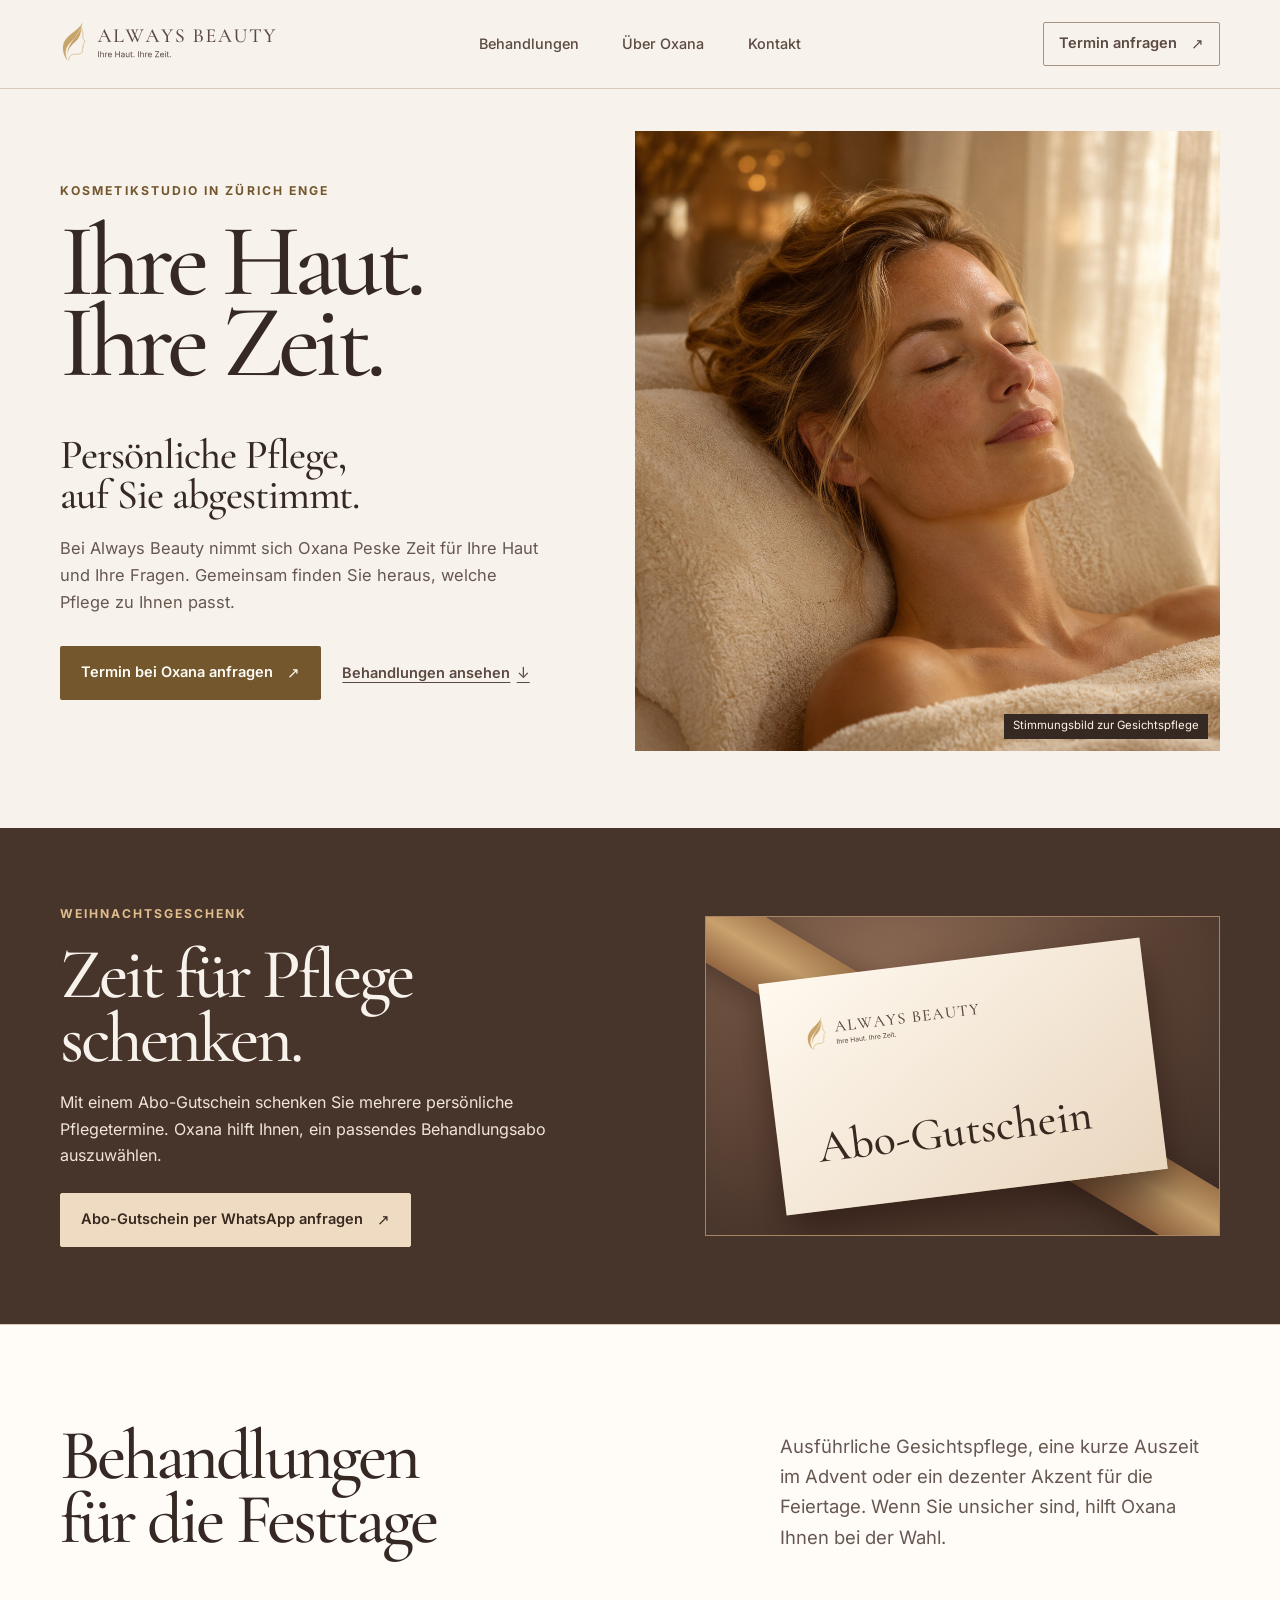
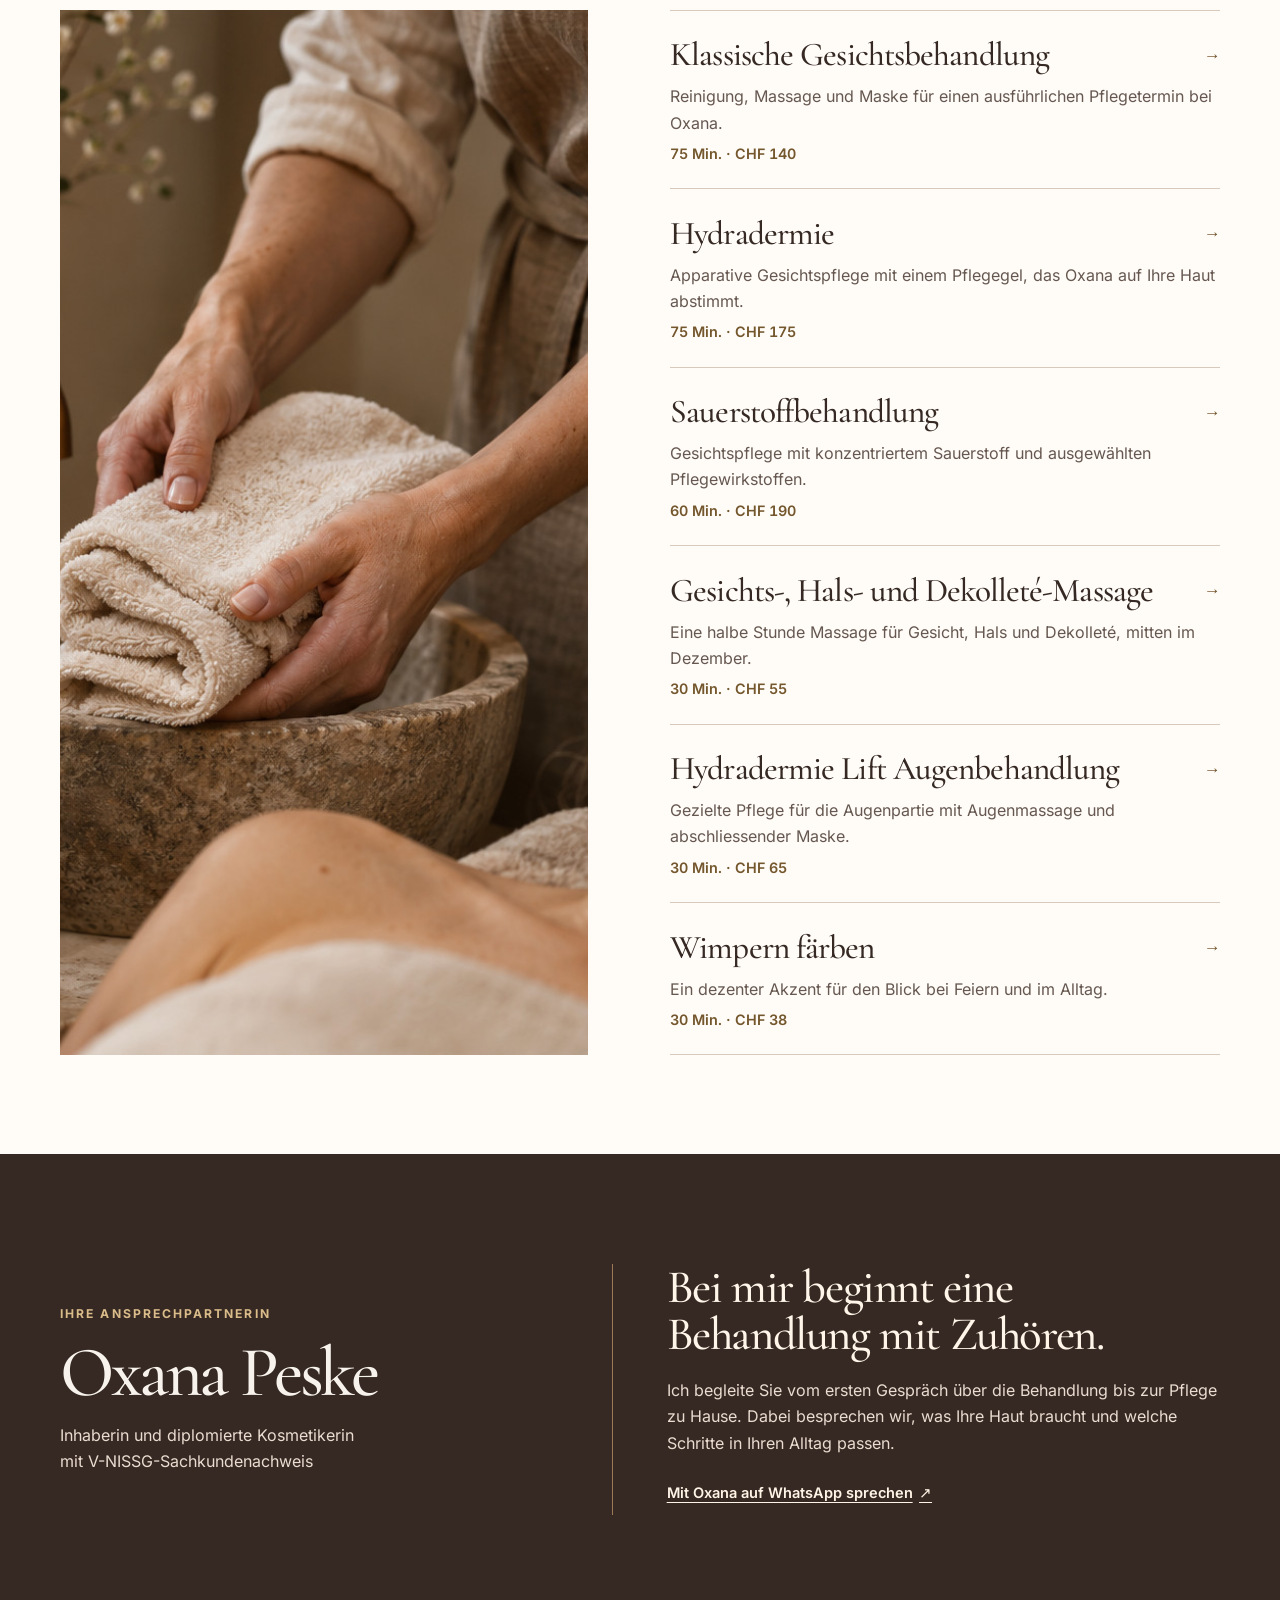
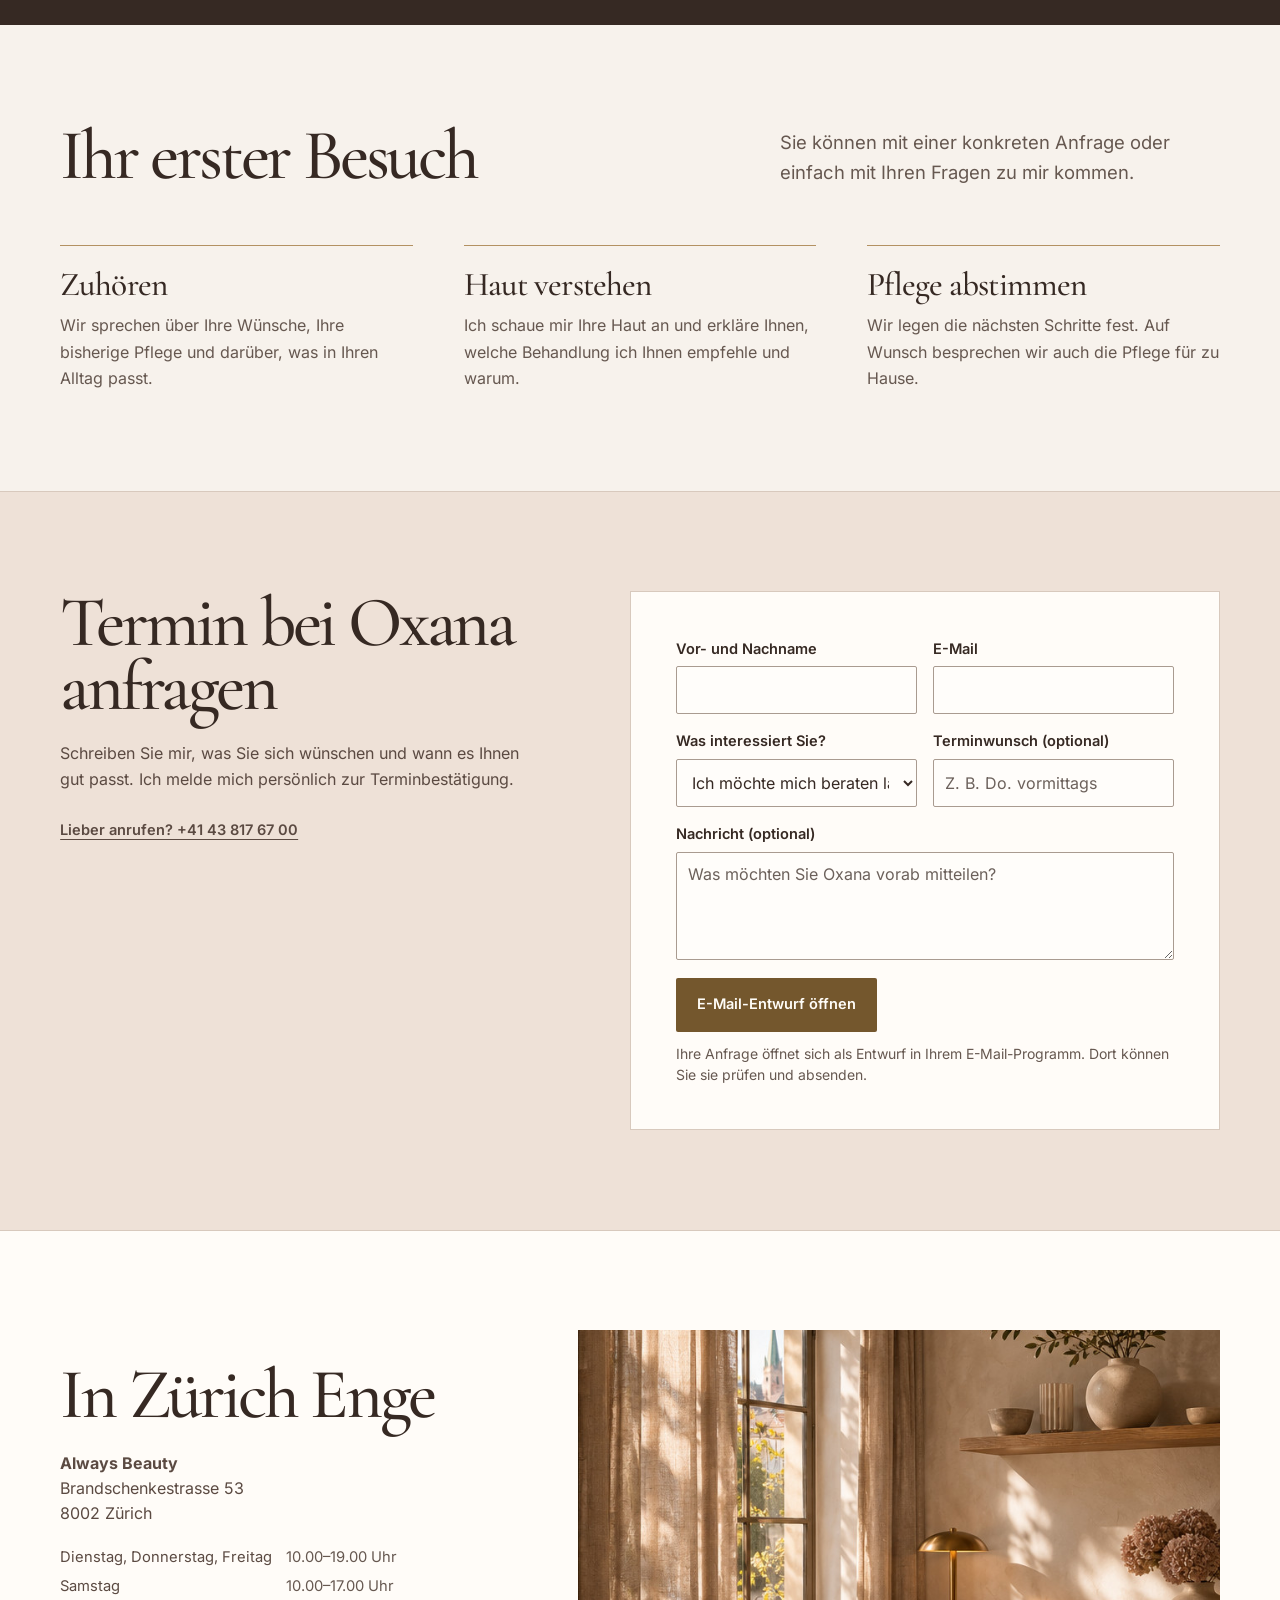
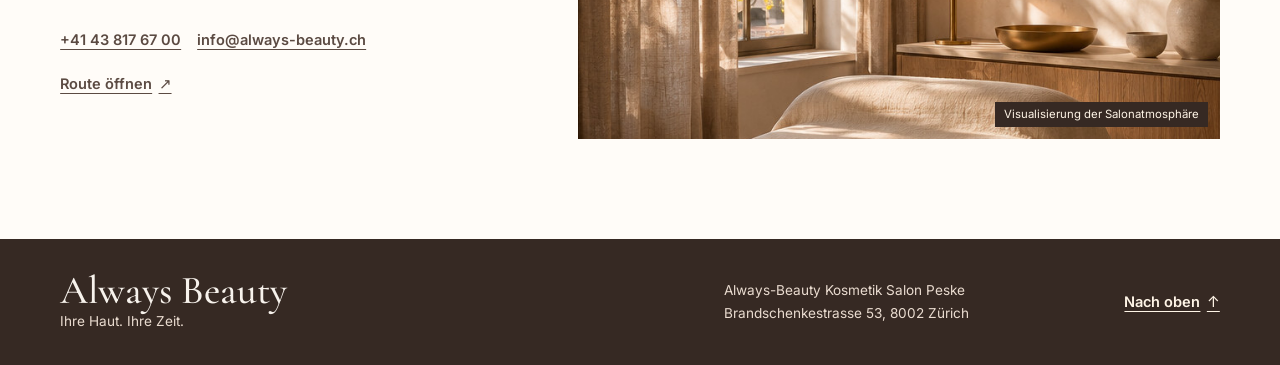
<file: website/index.html>
<!doctype html>
<html lang="de-CH">
<head>
  <meta charset="utf-8">
  <meta name="viewport" content="width=device-width, initial-scale=1">
  <meta name="description" content="Always Beauty in Zürich Enge. Persönliche Gesichtspflege und ausgewählte Behandlungen bei Oxana Peske. Entdecken Sie sechs Behandlungen und Abo-Gutscheine für die Festtage.">
  <meta name="theme-color" content="#f7f2ec">
  <title>Always Beauty | Kosmetikstudio Zürich Enge</title>
  <link rel="icon" href="assets/favicon.png" type="image/png">
  <link rel="stylesheet" href="styles.css">
  <script src="vendor/react.production.min.js" defer></script>
  <script src="vendor/react-dom.production.min.js" defer></script>
  <script src="app.js" defer></script>
</head>
<body>
  <a class="skip-link" href="#inhalt">Zum Inhalt</a>
  <header class="site-header" id="start">
    <div class="shell site-header__inner">
      <a class="site-logo" href="#start" aria-label="Always Beauty, Startseite">
        <img src="assets/always-beauty-logo.svg" width="410" height="75" alt="Always Beauty">
      </a>
      <nav class="site-nav" aria-label="Hauptnavigation">
        <a href="#behandlungen">Behandlungen</a>
        <a href="#oxana">Über Oxana</a>
        <a href="#kontakt">Kontakt</a>
      </nav>
      <a class="button button--header" href="#termin">Termin anfragen <span aria-hidden="true">↗</span></a>
    </div>
  </header>

  <main id="inhalt">
    <section class="shell hero" aria-labelledby="hero-heading">
      <div class="hero__content">
        <p class="eyebrow">Kosmetikstudio in Zürich Enge</p>
        <h1 id="hero-heading">Ihre Haut.<br>Ihre Zeit.</h1>
        <p class="hero__lead">Persönliche Pflege,<br class="hero__break"> auf Sie abgestimmt.</p>
        <p class="hero__description">Bei Always Beauty nimmt sich Oxana Peske Zeit für Ihre Haut und Ihre Fragen. Gemeinsam finden Sie heraus, welche Pflege zu Ihnen passt.</p>
        <div class="hero__actions">
          <a class="button button--primary" href="#termin">Termin bei Oxana anfragen <span aria-hidden="true">↗</span></a>
          <a class="text-link" href="#behandlungen">Behandlungen ansehen <span aria-hidden="true">↓</span></a>
        </div>
      </div>
      <figure class="hero__image">
        <img src="assets/images/hero.jpg" alt="Blonde Frau mit geschlossenen Augen auf einem Behandlungskissen im warmen Licht" width="1122" height="1402" fetchpriority="high">
        <figcaption>Stimmungsbild zur Gesichtspflege</figcaption>
      </figure>
    </section>

    <section class="holiday-gift" id="weihnachtsgutschein" aria-labelledby="gift-heading">
      <div class="shell holiday-gift__layout">
        <div class="holiday-gift__content">
          <p class="eyebrow">Weihnachtsgeschenk</p>
          <h2 id="gift-heading">Zeit für Pflege schenken.</h2>
          <p>Mit einem Abo-Gutschein schenken Sie mehrere persönliche Pflegetermine. Oxana hilft Ihnen, ein passendes Behandlungsabo auszuwählen.</p>
          <a class="button button--gift" href="https://wa.me/41763974256?text=Guten%20Tag%20Oxana%2C%20ich%20interessiere%20mich%20f%C3%BCr%20einen%20Abo-Gutschein%20als%20Weihnachtsgeschenk.%20Welche%20M%C3%B6glichkeiten%20gibt%20es%3F" target="_blank" rel="noopener noreferrer">Abo-Gutschein per WhatsApp anfragen <span aria-hidden="true">↗</span></a>
        </div>
        <div class="holiday-gift__visual" aria-hidden="true">
          <div class="holiday-gift__card">
            <img src="assets/always-beauty-logo.svg" width="410" height="75" alt="">
            <p>Abo-Gutschein</p>
          </div>
        </div>
      </div>
    </section>

    <section class="section treatments" id="behandlungen" aria-labelledby="treatments-heading">
      <div class="shell">
        <div class="section-heading">
          <h2 id="treatments-heading">Behandlungen für die Festtage</h2>
          <p>Ausführliche Gesichtspflege, eine kurze Auszeit im Advent oder ein dezenter Akzent für die Feiertage. Wenn Sie unsicher sind, hilft Oxana Ihnen bei der Wahl.</p>
        </div>
        <div class="treatments__layout">
          <figure class="treatments__image">
            <img src="assets/images/treatment.jpg" alt="Hände mit einem warmen Handtuch für eine Gesichtsbehandlung" width="768" height="1024" loading="lazy">
          </figure>
          <div class="treatments__list">
            <article class="treatment">
              <h3><a href="behandlungen/klassische-gesichtsbehandlung.html">Klassische Gesichtsbehandlung<span aria-hidden="true">→</span></a></h3>
              <p>Reinigung, Massage und Maske für einen ausführlichen Pflegetermin bei Oxana.</p>
              <p class="treatment__meta">75 Min. · CHF 140</p>
            </article>
            <article class="treatment">
              <h3><a href="behandlungen/hydradermie.html">Hydradermie<span aria-hidden="true">→</span></a></h3>
              <p>Apparative Gesichtspflege mit einem Pflegegel, das Oxana auf Ihre Haut abstimmt.</p>
              <p class="treatment__meta">75 Min. · CHF 175</p>
            </article>
            <article class="treatment">
              <h3><a href="behandlungen/sauerstoffbehandlung.html">Sauerstoffbehandlung<span aria-hidden="true">→</span></a></h3>
              <p>Gesichtspflege mit konzentriertem Sauerstoff und ausgewählten Pflegewirkstoffen.</p>
              <p class="treatment__meta">60 Min. · CHF 190</p>
            </article>
            <article class="treatment">
              <h3><a href="behandlungen/gesichts-und-dekollete-massage.html">Gesichts-, Hals- und Dekolleté-Massage<span aria-hidden="true">→</span></a></h3>
              <p>Eine halbe Stunde Massage für Gesicht, Hals und Dekolleté, mitten im Dezember.</p>
              <p class="treatment__meta">30 Min. · CHF 55</p>
            </article>
            <article class="treatment">
              <h3><a href="behandlungen/hydradermie-lift-augen.html">Hydradermie Lift Augenbehandlung<span aria-hidden="true">→</span></a></h3>
              <p>Gezielte Pflege für die Augenpartie mit Augenmassage und abschliessender Maske.</p>
              <p class="treatment__meta">30 Min. · CHF 65</p>
            </article>
            <article class="treatment">
              <h3><a href="behandlungen/wimpern-faerben.html">Wimpern färben<span aria-hidden="true">→</span></a></h3>
              <p>Ein dezenter Akzent für den Blick bei Feiern und im Alltag.</p>
              <p class="treatment__meta">30 Min. · CHF 38</p>
            </article>
          </div>
        </div>
      </div>
    </section>

    <section class="profile" id="oxana" aria-labelledby="profile-heading">
      <div class="shell profile__layout">
        <div class="profile__intro">
          <p class="eyebrow">Ihre Ansprechpartnerin</p>
          <h2 id="profile-heading">Oxana Peske</h2>
          <p>Inhaberin und diplomierte Kosmetikerin<br class="profile__break"> mit V-NISSG-Sachkundenachweis</p>
        </div>
        <div class="profile__message">
          <p class="profile__statement">Bei mir beginnt eine Behandlung mit Zuhören.</p>
          <p>Ich begleite Sie vom ersten Gespräch über die Behandlung bis zur Pflege zu Hause. Dabei besprechen wir, was Ihre Haut braucht und welche Schritte in Ihren Alltag passen.</p>
          <a class="text-link text-link--light" href="https://wa.me/41763974256?text=Guten%20Tag%20Oxana%2C%20ich%20m%C3%B6chte%20gerne%20mit%20Ihnen%20%C3%BCber%20eine%20Behandlung%20sprechen." target="_blank" rel="noopener noreferrer">Mit Oxana auf WhatsApp sprechen <span aria-hidden="true">↗</span></a>
        </div>
      </div>
    </section>

    <section class="section first-visit" aria-labelledby="visit-heading">
      <div class="shell">
        <div class="section-heading">
          <h2 id="visit-heading">Ihr erster Besuch</h2>
          <p>Sie können mit einer konkreten Anfrage oder einfach mit Ihren Fragen zu mir kommen.</p>
        </div>
        <ol class="visit-steps">
          <li>
            <h3>Zuhören</h3>
            <p>Wir sprechen über Ihre Wünsche, Ihre bisherige Pflege und darüber, was in Ihren Alltag passt.</p>
          </li>
          <li>
            <h3>Haut verstehen</h3>
            <p>Ich schaue mir Ihre Haut an und erkläre Ihnen, welche Behandlung ich Ihnen empfehle und warum.</p>
          </li>
          <li>
            <h3>Pflege abstimmen</h3>
            <p>Wir legen die nächsten Schritte fest. Auf Wunsch besprechen wir auch die Pflege für zu Hause.</p>
          </li>
        </ol>
      </div>
    </section>

    <section class="section appointment" id="termin" aria-labelledby="appointment-heading">
      <div class="shell appointment__layout">
        <div class="appointment__intro">
          <h2 id="appointment-heading">Termin bei Oxana anfragen</h2>
          <p>Schreiben Sie mir, was Sie sich wünschen und wann es Ihnen gut passt. Ich melde mich persönlich zur Terminbestätigung.</p>
          <a class="text-link" href="tel:+41438176700">Lieber anrufen? +41 43 817 67 00</a>
        </div>
        <div id="appointment-form">
          <a class="button button--primary" href="mailto:info@always-beauty.ch?subject=Terminanfrage%20Always%20Beauty">Terminanfrage per E-Mail <span aria-hidden="true">↗</span></a>
        </div>
      </div>
    </section>

    <section class="section contact" id="kontakt" aria-labelledby="contact-heading">
      <div class="shell contact__layout">
        <div class="contact__content">
          <h2 id="contact-heading">In Zürich Enge</h2>
          <address>
            <strong>Always Beauty</strong><br>
            Brandschenkestrasse 53<br>
            8002 Zürich
          </address>
          <dl class="contact__hours">
            <dt>Dienstag, Donnerstag, Freitag</dt>
            <dd>10.00–19.00 Uhr</dd>
            <dt>Samstag</dt>
            <dd>10.00–17.00 Uhr</dd>
          </dl>
          <div class="contact__links">
            <a class="text-link" href="tel:+41438176700">+41 43 817 67 00</a>
            <a class="text-link" href="mailto:info@always-beauty.ch">info@always-beauty.ch</a>
            <a class="text-link" href="https://www.google.com/maps/search/?api=1&amp;query=Brandschenkestrasse+53%2C+8002+Z%C3%BCrich">Route öffnen <span aria-hidden="true">↗</span></a>
          </div>
        </div>
        <figure class="contact__image">
          <img src="assets/images/studio.jpg" alt="Warmes Licht und natürliche Materialien in einem Behandlungsraum" width="768" height="1024" loading="lazy">
          <figcaption>Visualisierung der Salonatmosphäre</figcaption>
        </figure>
      </div>
    </section>
  </main>

  <footer class="site-footer">
    <div class="shell site-footer__inner">
      <div>
        <a class="site-footer__brand" href="#start">Always Beauty</a>
        <p>Ihre Haut. Ihre Zeit.</p>
      </div>
      <p class="site-footer__address">Always-Beauty Kosmetik Salon Peske<br>Brandschenkestrasse 53, 8002 Zürich</p>
      <a class="text-link text-link--light" href="#start">Nach oben <span aria-hidden="true">↑</span></a>
    </div>
  </footer>
</body>
</html>
</file>
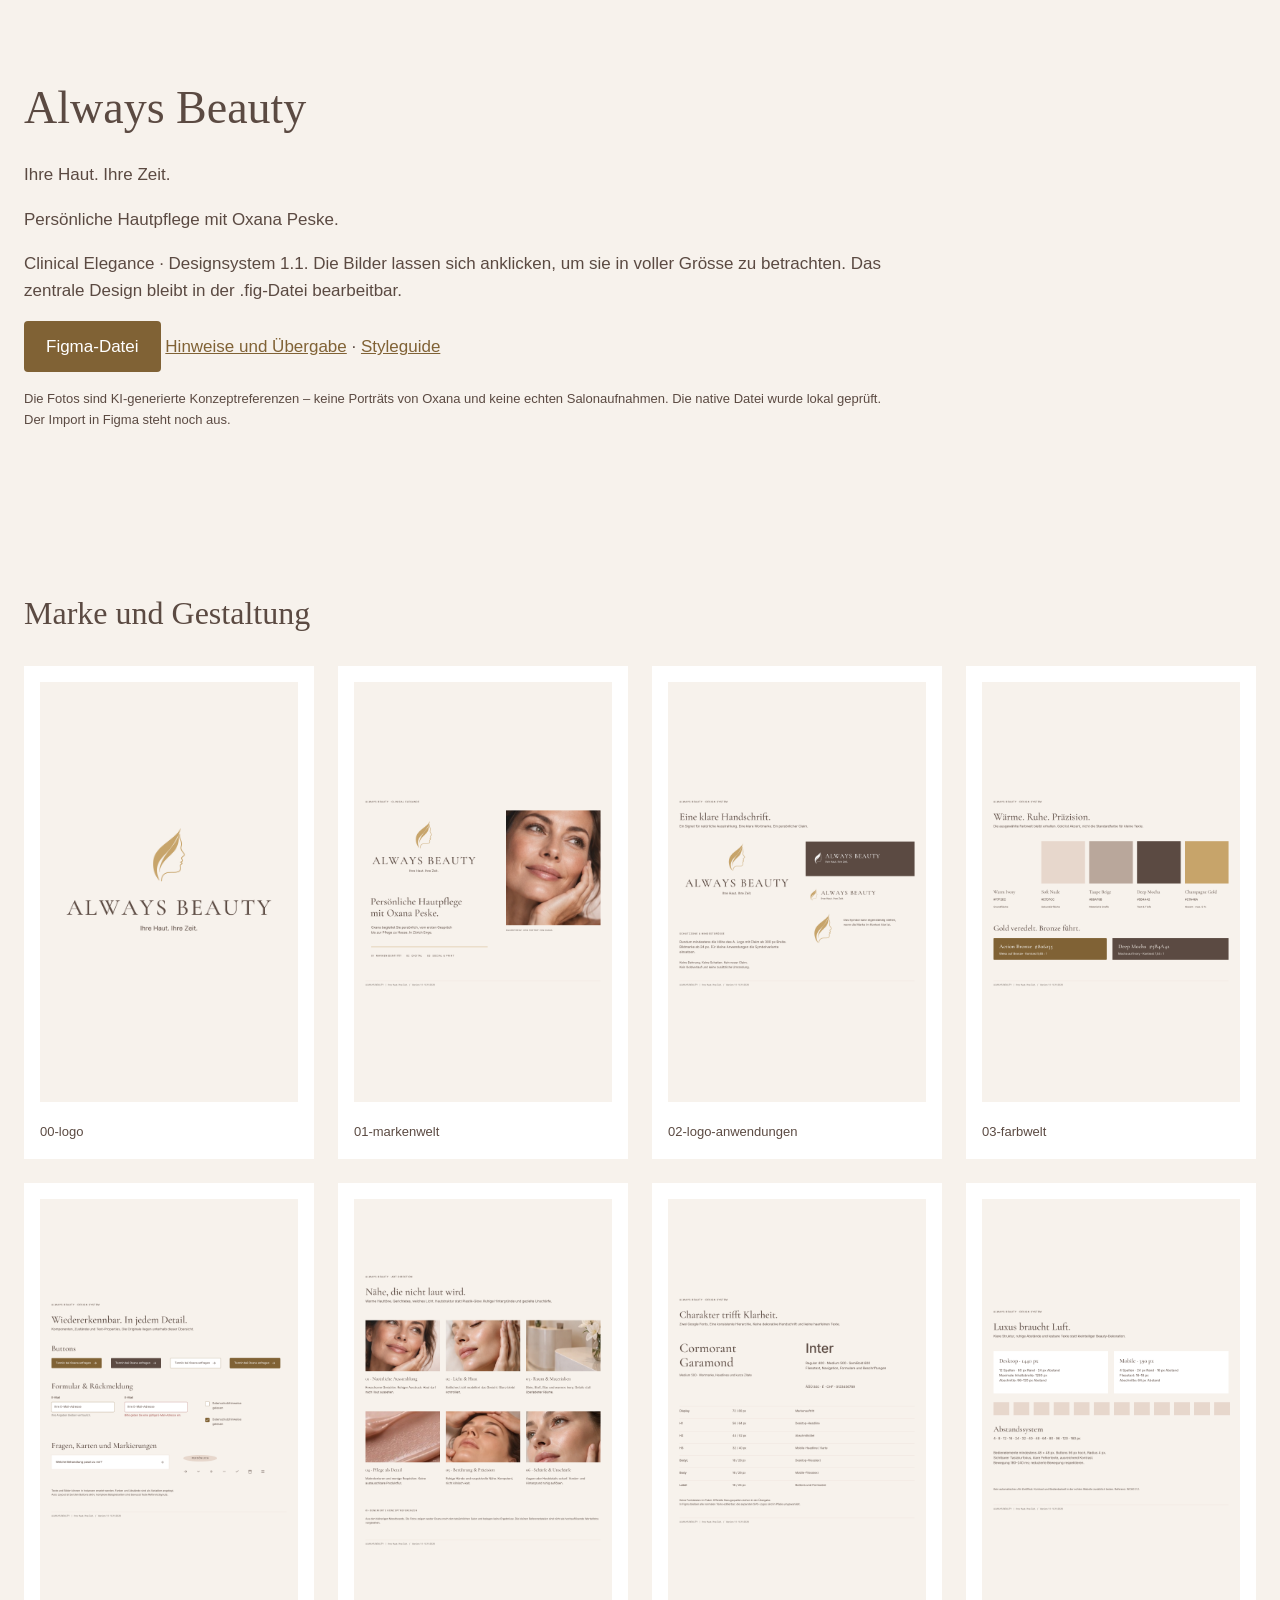
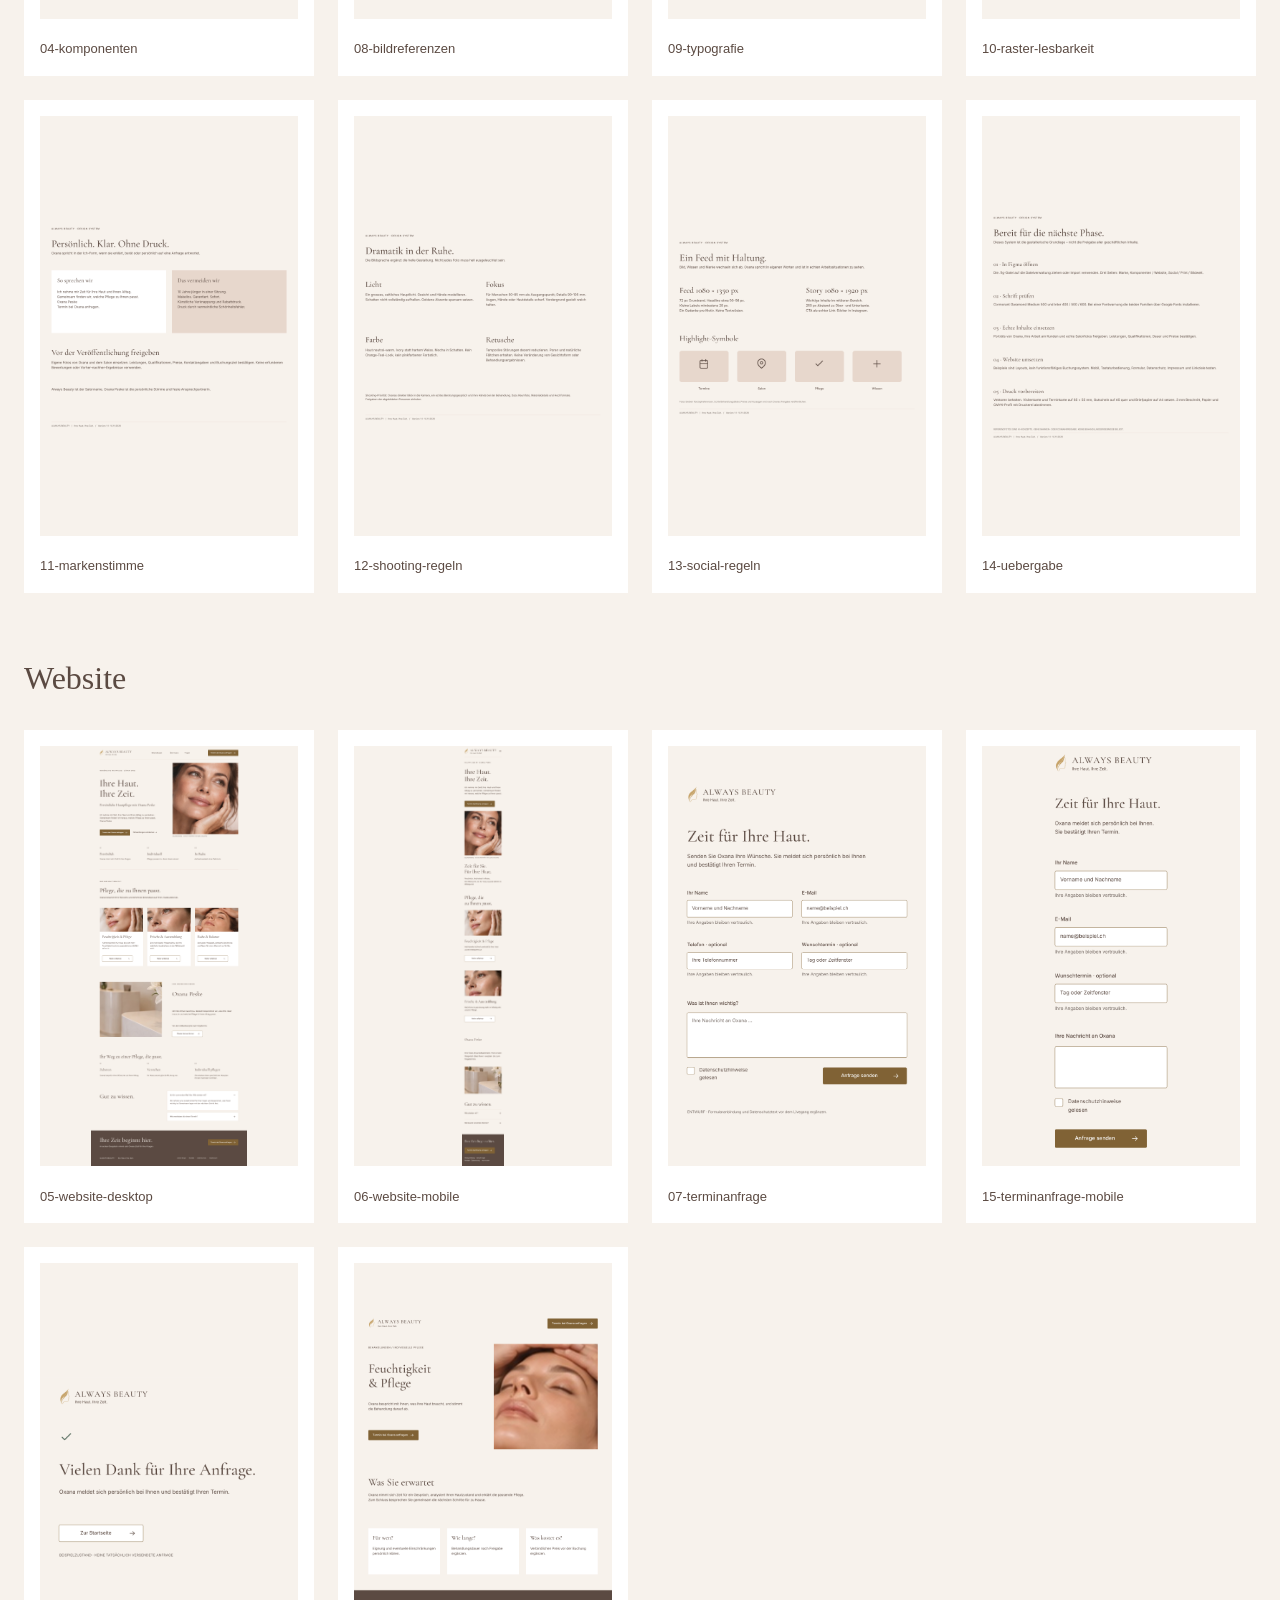
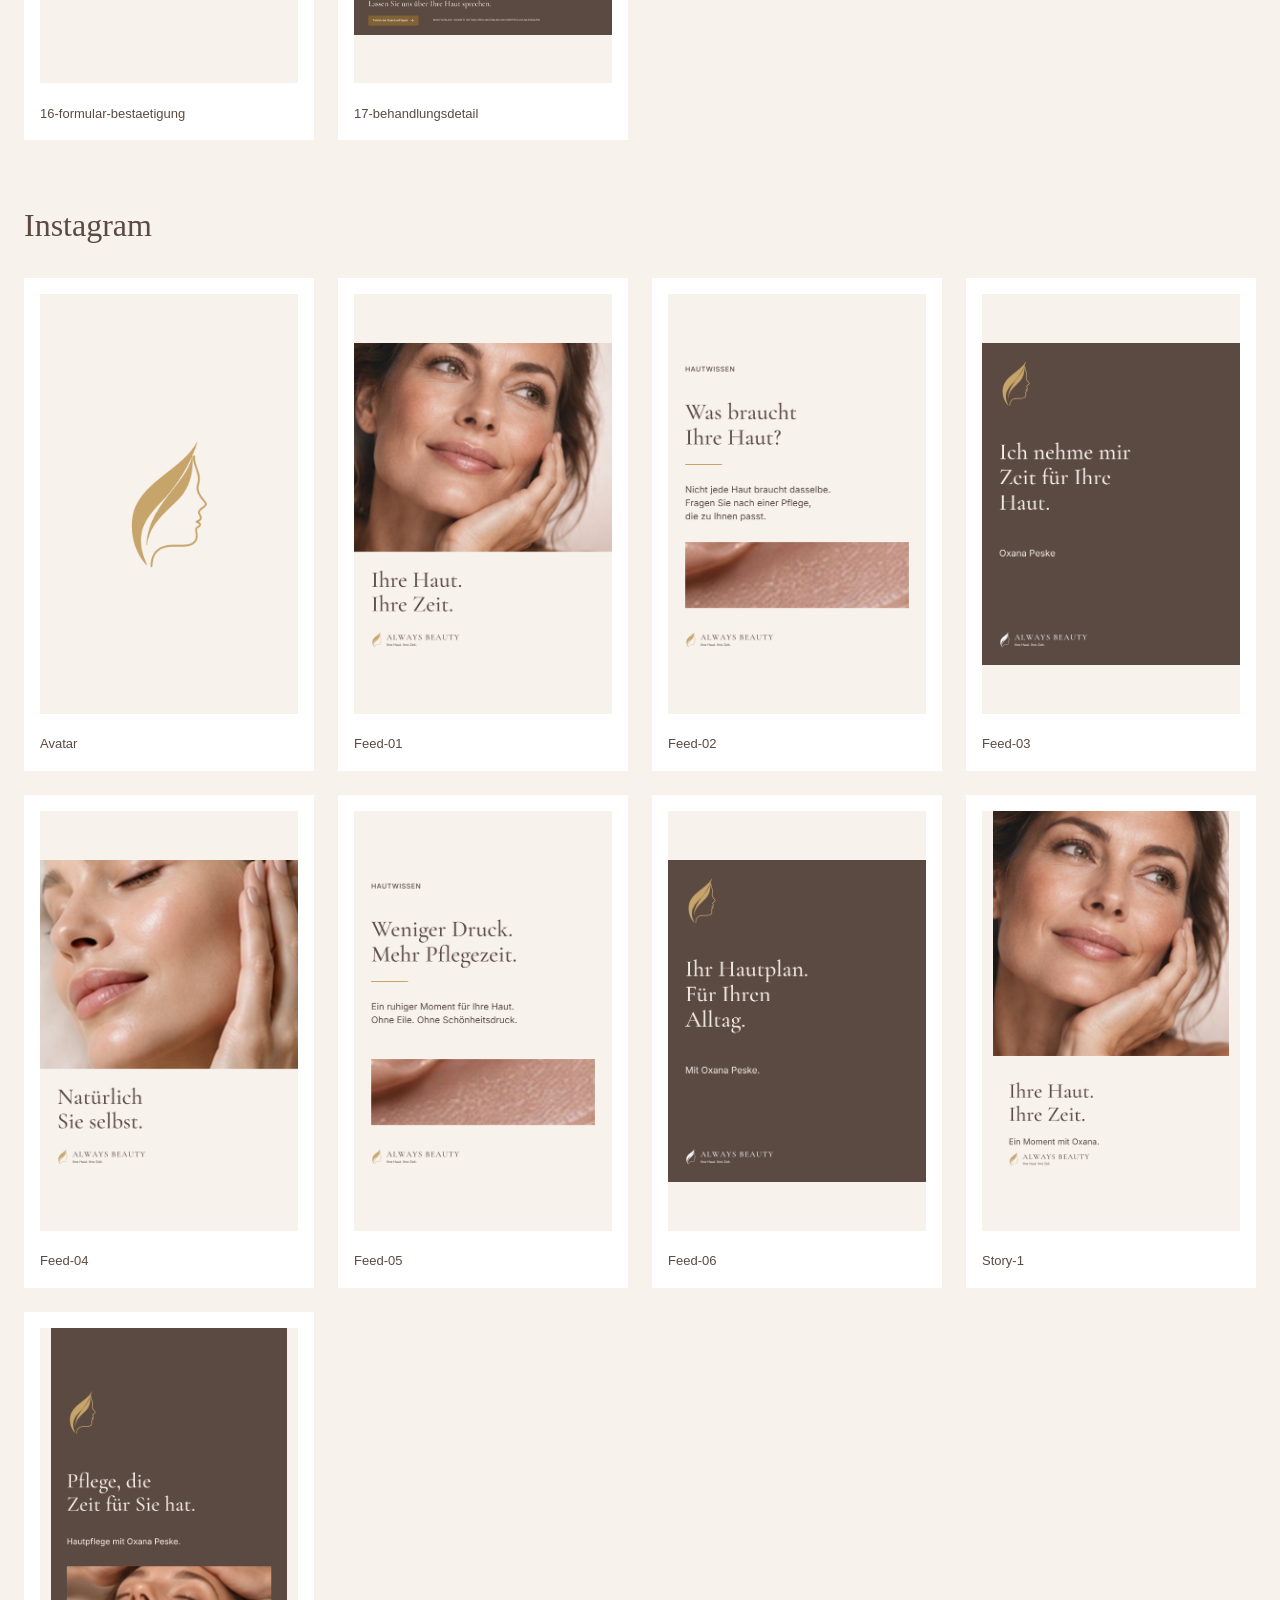
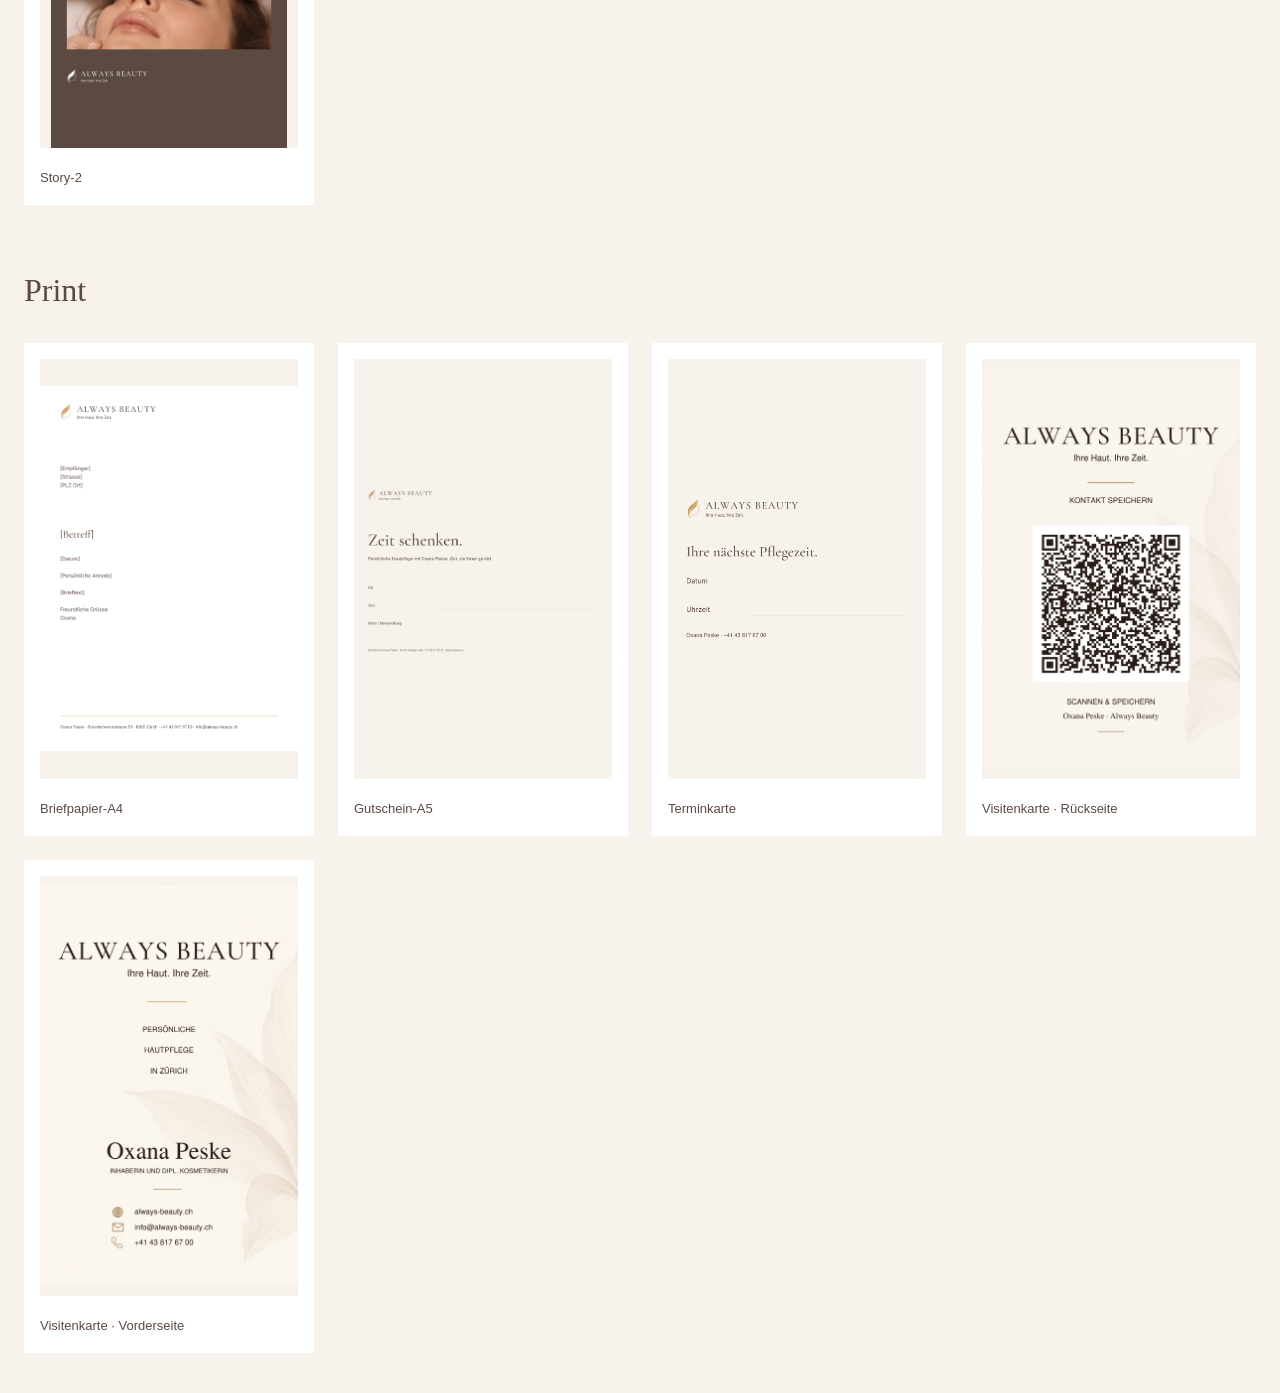
<file: Vorschau.html>
<!doctype html><html lang="de"><meta charset="utf-8"><meta name="viewport" content="width=device-width, initial-scale=1"><title>Always Beauty · Designsystem</title><style>body{margin:0;background:#F7F2EC;color:#5B4A42;font:17px/1.6 Arial,sans-serif}header,main{max-width:1320px;margin:auto;padding:40px 24px}h1,h2{font-family:Georgia,serif;font-weight:400}h1{font-size:46px;margin-bottom:0}h2{font-size:32px;margin-top:60px}.grid{display:grid;grid-template-columns:repeat(auto-fit,minmax(290px,1fr));gap:24px}.card{background:white;padding:16px}img{width:100%;height:420px;object-fit:contain;background:#F7F2EC}a{color:#806235}small{display:block;font-size:13px;margin-top:12px}.note{max-width:880px}.button{display:inline-block;background:#806235;color:white;padding:12px 22px;border-radius:4px;text-decoration:none}</style><header><h1>Always Beauty</h1><p>Ihre Haut. Ihre Zeit.</p><p>Persönliche Hautpflege mit Oxana Peske.</p><p class="note">Clinical Elegance · Designsystem 1.1. Die Bilder lassen sich anklicken, um sie in voller Grösse zu betrachten. Das zentrale Design bleibt in der .fig-Datei bearbeitbar.</p><a class="button" href="Always-Beauty-Designsystem.fig">Figma-Datei</a> <a href="LIESMICH.md">Hinweise und Übergabe</a> · <a href="Always-Beauty_Styleguide.pdf">Styleguide</a><p class="note"><small>Die Fotos sind KI-generierte Konzeptreferenzen – keine Porträts von Oxana und keine echten Salonaufnahmen. Die native Datei wurde lokal geprüft. Der Import in Figma steht noch aus.</small></p></header><main><h2>Marke und Gestaltung</h2><div class="grid"><div class="card"><a href="previews/00-logo.png"><img src="previews/00-logo.png" loading="lazy" alt="00-logo"></a><small>00-logo</small></div><div class="card"><a href="previews/01-markenwelt.png"><img src="previews/01-markenwelt.png" loading="lazy" alt="01-markenwelt"></a><small>01-markenwelt</small></div><div class="card"><a href="previews/02-logo-anwendungen.png"><img src="previews/02-logo-anwendungen.png" loading="lazy" alt="02-logo-anwendungen"></a><small>02-logo-anwendungen</small></div><div class="card"><a href="previews/03-farbwelt.png"><img src="previews/03-farbwelt.png" loading="lazy" alt="03-farbwelt"></a><small>03-farbwelt</small></div><div class="card"><a href="previews/04-komponenten.png"><img src="previews/04-komponenten.png" loading="lazy" alt="04-komponenten"></a><small>04-komponenten</small></div><div class="card"><a href="previews/08-bildreferenzen.png"><img src="previews/08-bildreferenzen.png" loading="lazy" alt="08-bildreferenzen"></a><small>08-bildreferenzen</small></div><div class="card"><a href="previews/09-typografie.png"><img src="previews/09-typografie.png" loading="lazy" alt="09-typografie"></a><small>09-typografie</small></div><div class="card"><a href="previews/10-raster-lesbarkeit.png"><img src="previews/10-raster-lesbarkeit.png" loading="lazy" alt="10-raster-lesbarkeit"></a><small>10-raster-lesbarkeit</small></div><div class="card"><a href="previews/11-markenstimme.png"><img src="previews/11-markenstimme.png" loading="lazy" alt="11-markenstimme"></a><small>11-markenstimme</small></div><div class="card"><a href="previews/12-shooting-regeln.png"><img src="previews/12-shooting-regeln.png" loading="lazy" alt="12-shooting-regeln"></a><small>12-shooting-regeln</small></div><div class="card"><a href="previews/13-social-regeln.png"><img src="previews/13-social-regeln.png" loading="lazy" alt="13-social-regeln"></a><small>13-social-regeln</small></div><div class="card"><a href="previews/14-uebergabe.png"><img src="previews/14-uebergabe.png" loading="lazy" alt="14-uebergabe"></a><small>14-uebergabe</small></div></div><h2>Website</h2><div class="grid"><div class="card"><a href="previews/05-website-desktop.png"><img src="previews/05-website-desktop.png" loading="lazy" alt="05-website-desktop"></a><small>05-website-desktop</small></div><div class="card"><a href="previews/06-website-mobile.png"><img src="previews/06-website-mobile.png" loading="lazy" alt="06-website-mobile"></a><small>06-website-mobile</small></div><div class="card"><a href="previews/07-terminanfrage.png"><img src="previews/07-terminanfrage.png" loading="lazy" alt="07-terminanfrage"></a><small>07-terminanfrage</small></div><div class="card"><a href="previews/15-terminanfrage-mobile.png"><img src="previews/15-terminanfrage-mobile.png" loading="lazy" alt="15-terminanfrage-mobile"></a><small>15-terminanfrage-mobile</small></div><div class="card"><a href="previews/16-formular-bestaetigung.png"><img src="previews/16-formular-bestaetigung.png" loading="lazy" alt="16-formular-bestaetigung"></a><small>16-formular-bestaetigung</small></div><div class="card"><a href="previews/17-behandlungsdetail.png"><img src="previews/17-behandlungsdetail.png" loading="lazy" alt="17-behandlungsdetail"></a><small>17-behandlungsdetail</small></div></div><h2>Instagram</h2><div class="grid"><div class="card"><a href="social/Avatar.png"><img src="social/Avatar.png" loading="lazy" alt="Avatar"></a><small>Avatar</small></div><div class="card"><a href="social/Feed-01.png"><img src="social/Feed-01.png" loading="lazy" alt="Feed-01"></a><small>Feed-01</small></div><div class="card"><a href="social/Feed-02.png"><img src="social/Feed-02.png" loading="lazy" alt="Feed-02"></a><small>Feed-02</small></div><div class="card"><a href="social/Feed-03.png"><img src="social/Feed-03.png" loading="lazy" alt="Feed-03"></a><small>Feed-03</small></div><div class="card"><a href="social/Feed-04.png"><img src="social/Feed-04.png" loading="lazy" alt="Feed-04"></a><small>Feed-04</small></div><div class="card"><a href="social/Feed-05.png"><img src="social/Feed-05.png" loading="lazy" alt="Feed-05"></a><small>Feed-05</small></div><div class="card"><a href="social/Feed-06.png"><img src="social/Feed-06.png" loading="lazy" alt="Feed-06"></a><small>Feed-06</small></div><div class="card"><a href="social/Story-1.png"><img src="social/Story-1.png" loading="lazy" alt="Story-1"></a><small>Story-1</small></div><div class="card"><a href="social/Story-2.png"><img src="social/Story-2.png" loading="lazy" alt="Story-2"></a><small>Story-2</small></div></div><h2>Print</h2><div class="grid"><div class="card"><a href="print/Briefpapier-A4.png"><img src="print/Briefpapier-A4.png" loading="lazy" alt="Briefpapier-A4"></a><small>Briefpapier-A4</small></div><div class="card"><a href="print/Gutschein-A5.png"><img src="print/Gutschein-A5.png" loading="lazy" alt="Gutschein-A5"></a><small>Gutschein-A5</small></div><div class="card"><a href="print/Terminkarte.png"><img src="print/Terminkarte.png" loading="lazy" alt="Terminkarte"></a><small>Terminkarte</small></div><div class="card"><a href="print/Always-Beauty_Rueckseite_Vorschau.png"><img src="print/Always-Beauty_Rueckseite_Vorschau.png" loading="lazy" alt="Visitenkarte-hinten"></a><small>Visitenkarte · Rückseite</small></div><div class="card"><a href="print/Always-Beauty_Vorderseite_Vorschau.png"><img src="print/Always-Beauty_Vorderseite_Vorschau.png" loading="lazy" alt="Visitenkarte-vorne"></a><small>Visitenkarte · Vorderseite</small></div></div></main></html>
</file>
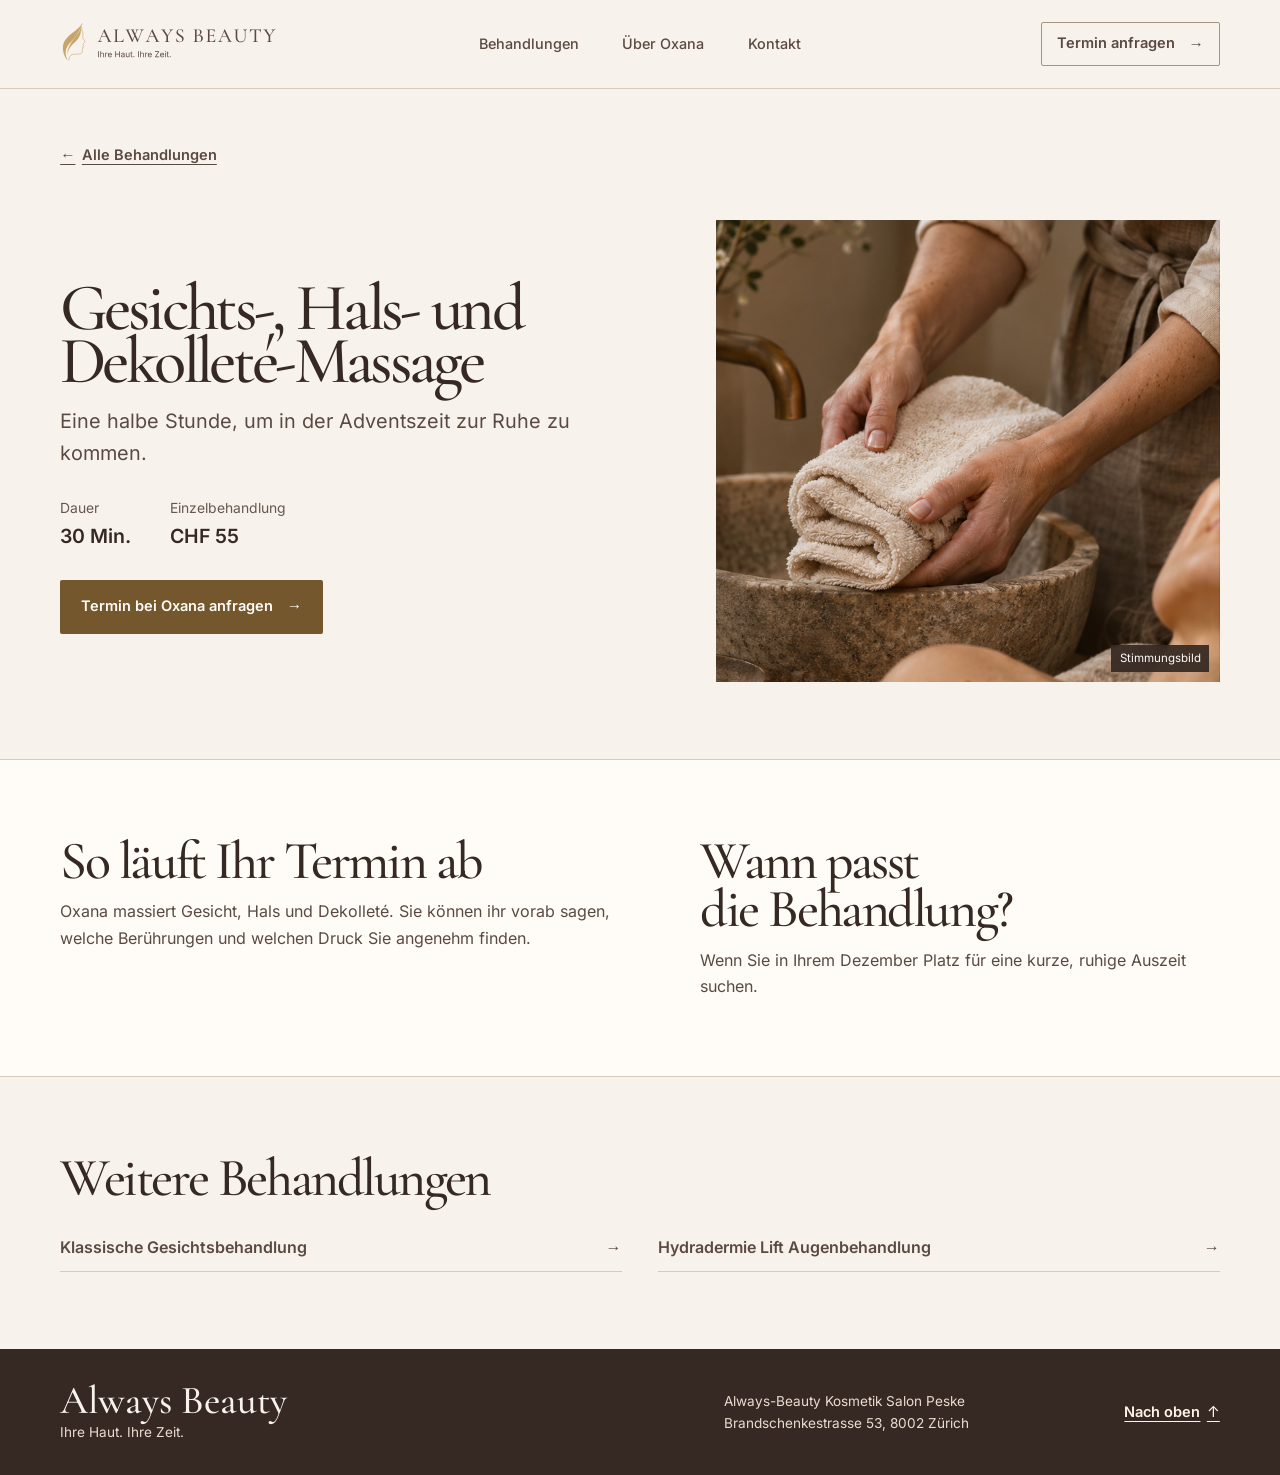
<file: website/behandlungen/gesichts-und-dekollete-massage.html>
<!doctype html>
<html lang="de-CH">
<head>
  <meta charset="utf-8">
  <meta name="viewport" content="width=device-width, initial-scale=1">
  <meta name="description" content="Gesichts-, Hals- und Dekolleté-Massage bei Always Beauty in Zürich Enge. Eine halbe Stunde, um in der Adventszeit zur Ruhe zu kommen.">
  <meta name="theme-color" content="#f7f2ec">
  <title>Gesichts-, Hals- und Dekolleté-Massage | Always Beauty Zürich</title>
  <link rel="icon" href="../assets/favicon.png" type="image/png">
  <link rel="stylesheet" href="../styles.css">
  <link rel="stylesheet" href="details.css">
</head>
<body>
  <a class="skip-link" href="#inhalt">Zum Inhalt</a>
  <header class="site-header" id="start">
    <div class="shell site-header__inner">
      <a class="site-logo" href="../index.html" aria-label="Always Beauty, Startseite">
        <img src="../assets/always-beauty-logo.svg" width="410" height="75" alt="Always Beauty">
      </a>
      <nav class="site-nav" aria-label="Hauptnavigation">
        <a href="../index.html#behandlungen">Behandlungen</a>
        <a href="../index.html#oxana">Über Oxana</a>
        <a href="../index.html#kontakt">Kontakt</a>
      </nav>
      <a class="button button--header" href="../index.html?behandlung=gesichts-und-dekollete-massage#termin">Termin anfragen <span aria-hidden="true">→</span></a>
    </div>
  </header>

  <main id="inhalt">
    <nav class="shell detail-return" aria-label="Zur Behandlungsübersicht">
      <a class="text-link" href="../index.html#behandlungen"><span aria-hidden="true">←</span> Alle Behandlungen</a>
    </nav>
    <section class="shell detail-hero" aria-labelledby="detail-heading">
      <div>
        <h1 id="detail-heading">Gesichts-, Hals- und Dekolleté-Massage</h1>
        <p class="detail-hero__lead">Eine halbe Stunde, um in der Adventszeit zur Ruhe zu kommen.</p>
        <dl class="detail-facts">
          <div><dt>Dauer</dt><dd>30 Min.</dd></div>
          <div><dt>Einzelbehandlung</dt><dd>CHF 55</dd></div>
        </dl>
        <a class="button button--primary" href="../index.html?behandlung=gesichts-und-dekollete-massage#termin">Termin bei Oxana anfragen <span aria-hidden="true">→</span></a>
      </div>
      <figure class="detail-hero__photo">
        <img src="../assets/images/treatment.jpg" width="768" height="1024" alt="Hände mit einem weichen, warmen Handtuch" fetchpriority="high">
        <figcaption>Stimmungsbild</figcaption>
      </figure>
    </section>

    <section class="detail-copy" aria-labelledby="process-heading">
      <div class="shell detail-copy__layout">
        <div>
          <h2 id="process-heading">So läuft Ihr Termin ab</h2>
          <p>Oxana massiert Gesicht, Hals und Dekolleté. Sie können ihr vorab sagen, welche Berührungen und welchen Druck Sie angenehm finden.</p>
        </div>
        <div>
          <h2>Wann passt die Behandlung?</h2>
          <p>Wenn Sie in Ihrem Dezember Platz für eine kurze, ruhige Auszeit suchen.</p>
        </div>
      </div>
    </section>

    <section class="shell detail-related" aria-labelledby="related-heading">
      <h2 id="related-heading">Weitere Behandlungen</h2>
      <ul class="detail-related__list">
        <li><a href="klassische-gesichtsbehandlung.html">Klassische Gesichtsbehandlung <span aria-hidden="true">→</span></a></li>
        <li><a href="hydradermie-lift-augen.html">Hydradermie Lift Augenbehandlung <span aria-hidden="true">→</span></a></li>
      </ul>
    </section>
  </main>

  <footer class="site-footer">
    <div class="shell site-footer__inner">
      <div>
        <a class="site-footer__brand" href="../index.html">Always Beauty</a>
        <p>Ihre Haut. Ihre Zeit.</p>
      </div>
      <p class="site-footer__address">Always-Beauty Kosmetik Salon Peske<br>Brandschenkestrasse 53, 8002 Zürich</p>
      <a class="text-link text-link--light" href="#start">Nach oben <span aria-hidden="true">↑</span></a>
    </div>
  </footer>
</body>
</html>
</file>
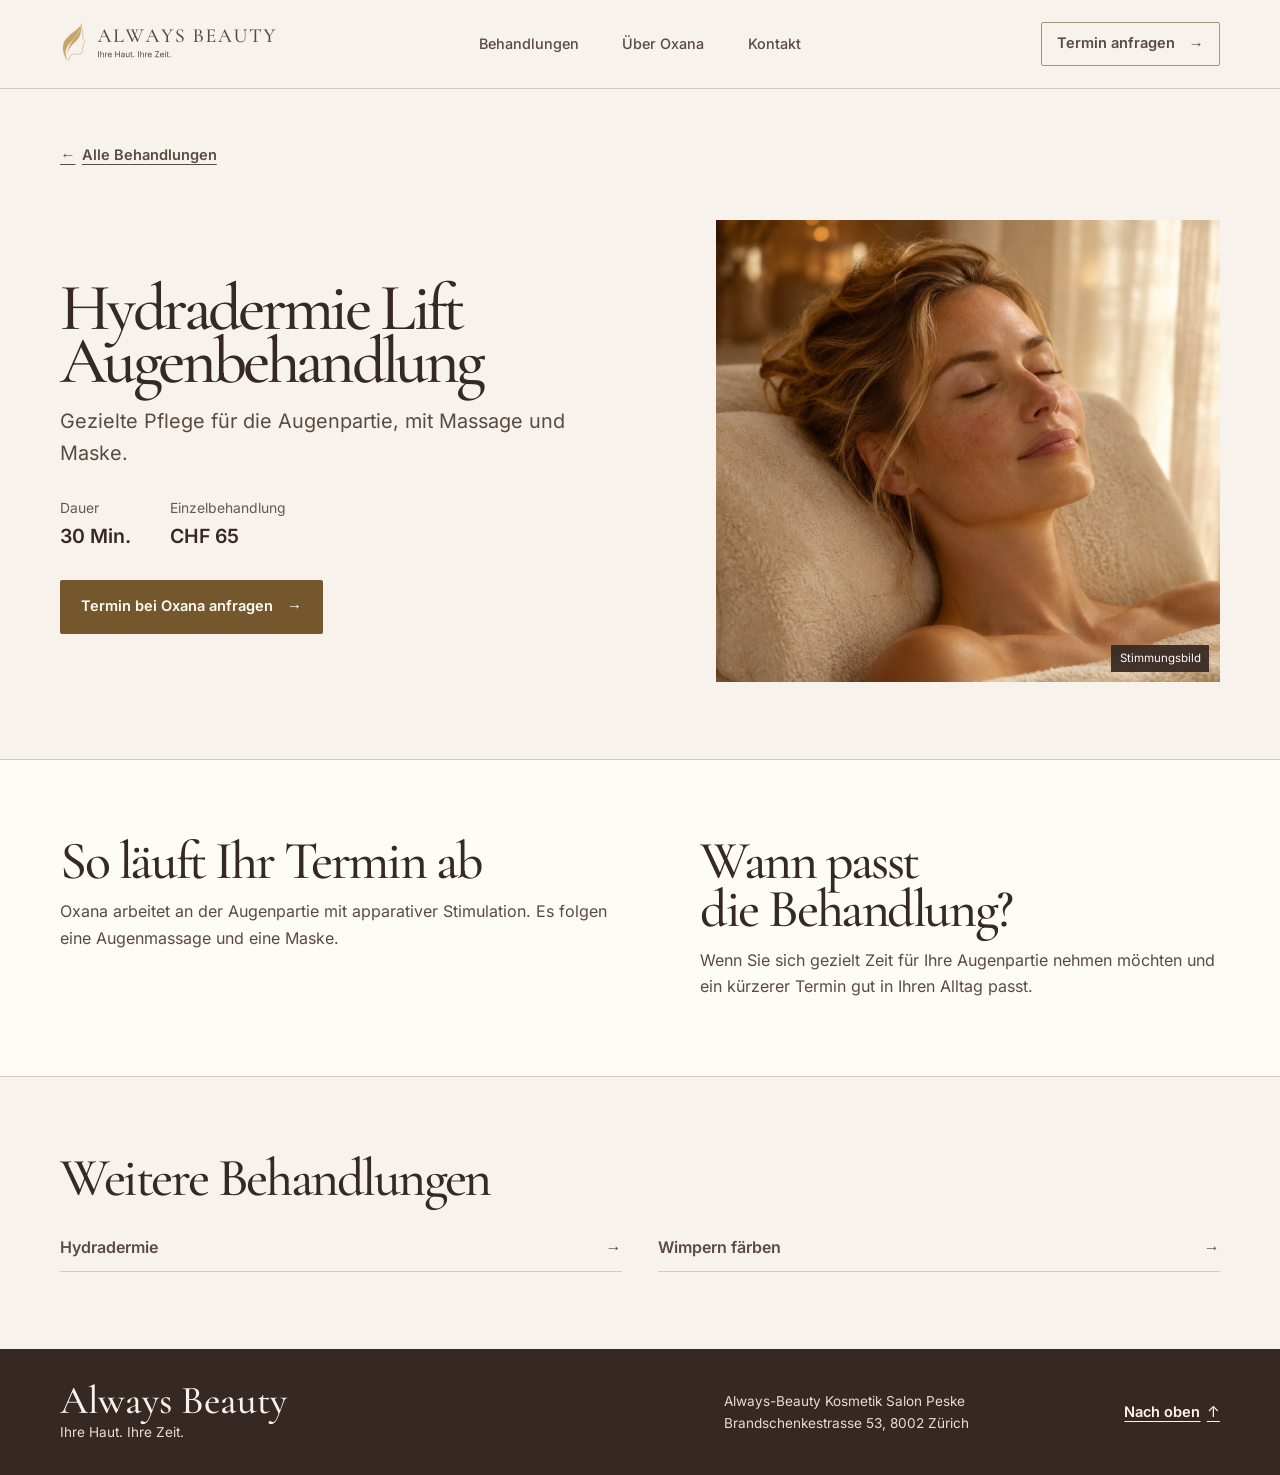
<file: website/behandlungen/hydradermie-lift-augen.html>
<!doctype html>
<html lang="de-CH">
<head>
  <meta charset="utf-8">
  <meta name="viewport" content="width=device-width, initial-scale=1">
  <meta name="description" content="Hydradermie Lift Augenbehandlung bei Always Beauty in Zürich Enge. Gezielte Pflege für die Augenpartie, mit Massage und Maske.">
  <meta name="theme-color" content="#f7f2ec">
  <title>Hydradermie Lift Augenbehandlung | Always Beauty Zürich</title>
  <link rel="icon" href="../assets/favicon.png" type="image/png">
  <link rel="stylesheet" href="../styles.css">
  <link rel="stylesheet" href="details.css">
</head>
<body>
  <a class="skip-link" href="#inhalt">Zum Inhalt</a>
  <header class="site-header" id="start">
    <div class="shell site-header__inner">
      <a class="site-logo" href="../index.html" aria-label="Always Beauty, Startseite">
        <img src="../assets/always-beauty-logo.svg" width="410" height="75" alt="Always Beauty">
      </a>
      <nav class="site-nav" aria-label="Hauptnavigation">
        <a href="../index.html#behandlungen">Behandlungen</a>
        <a href="../index.html#oxana">Über Oxana</a>
        <a href="../index.html#kontakt">Kontakt</a>
      </nav>
      <a class="button button--header" href="../index.html?behandlung=hydradermie-lift-augen#termin">Termin anfragen <span aria-hidden="true">→</span></a>
    </div>
  </header>

  <main id="inhalt">
    <nav class="shell detail-return" aria-label="Zur Behandlungsübersicht">
      <a class="text-link" href="../index.html#behandlungen"><span aria-hidden="true">←</span> Alle Behandlungen</a>
    </nav>
    <section class="shell detail-hero" aria-labelledby="detail-heading">
      <div>
        <h1 id="detail-heading">Hydradermie Lift Augenbehandlung</h1>
        <p class="detail-hero__lead">Gezielte Pflege für die Augenpartie, mit Massage und Maske.</p>
        <dl class="detail-facts">
          <div><dt>Dauer</dt><dd>30 Min.</dd></div>
          <div><dt>Einzelbehandlung</dt><dd>CHF 65</dd></div>
        </dl>
        <a class="button button--primary" href="../index.html?behandlung=hydradermie-lift-augen#termin">Termin bei Oxana anfragen <span aria-hidden="true">→</span></a>
      </div>
      <figure class="detail-hero__photo">
        <img src="../assets/images/hero.jpg" width="1122" height="1402" alt="Frau mit geschlossenen Augen im goldenen Licht" fetchpriority="high">
        <figcaption>Stimmungsbild</figcaption>
      </figure>
    </section>

    <section class="detail-copy" aria-labelledby="process-heading">
      <div class="shell detail-copy__layout">
        <div>
          <h2 id="process-heading">So läuft Ihr Termin ab</h2>
          <p>Oxana arbeitet an der Augenpartie mit apparativer Stimulation. Es folgen eine Augenmassage und eine Maske.</p>
        </div>
        <div>
          <h2>Wann passt die Behandlung?</h2>
          <p>Wenn Sie sich gezielt Zeit für Ihre Augenpartie nehmen möchten und ein kürzerer Termin gut in Ihren Alltag passt.</p>
        </div>
      </div>
    </section>

    <section class="shell detail-related" aria-labelledby="related-heading">
      <h2 id="related-heading">Weitere Behandlungen</h2>
      <ul class="detail-related__list">
        <li><a href="hydradermie.html">Hydradermie <span aria-hidden="true">→</span></a></li>
        <li><a href="wimpern-faerben.html">Wimpern färben <span aria-hidden="true">→</span></a></li>
      </ul>
    </section>
  </main>

  <footer class="site-footer">
    <div class="shell site-footer__inner">
      <div>
        <a class="site-footer__brand" href="../index.html">Always Beauty</a>
        <p>Ihre Haut. Ihre Zeit.</p>
      </div>
      <p class="site-footer__address">Always-Beauty Kosmetik Salon Peske<br>Brandschenkestrasse 53, 8002 Zürich</p>
      <a class="text-link text-link--light" href="#start">Nach oben <span aria-hidden="true">↑</span></a>
    </div>
  </footer>
</body>
</html>
</file>
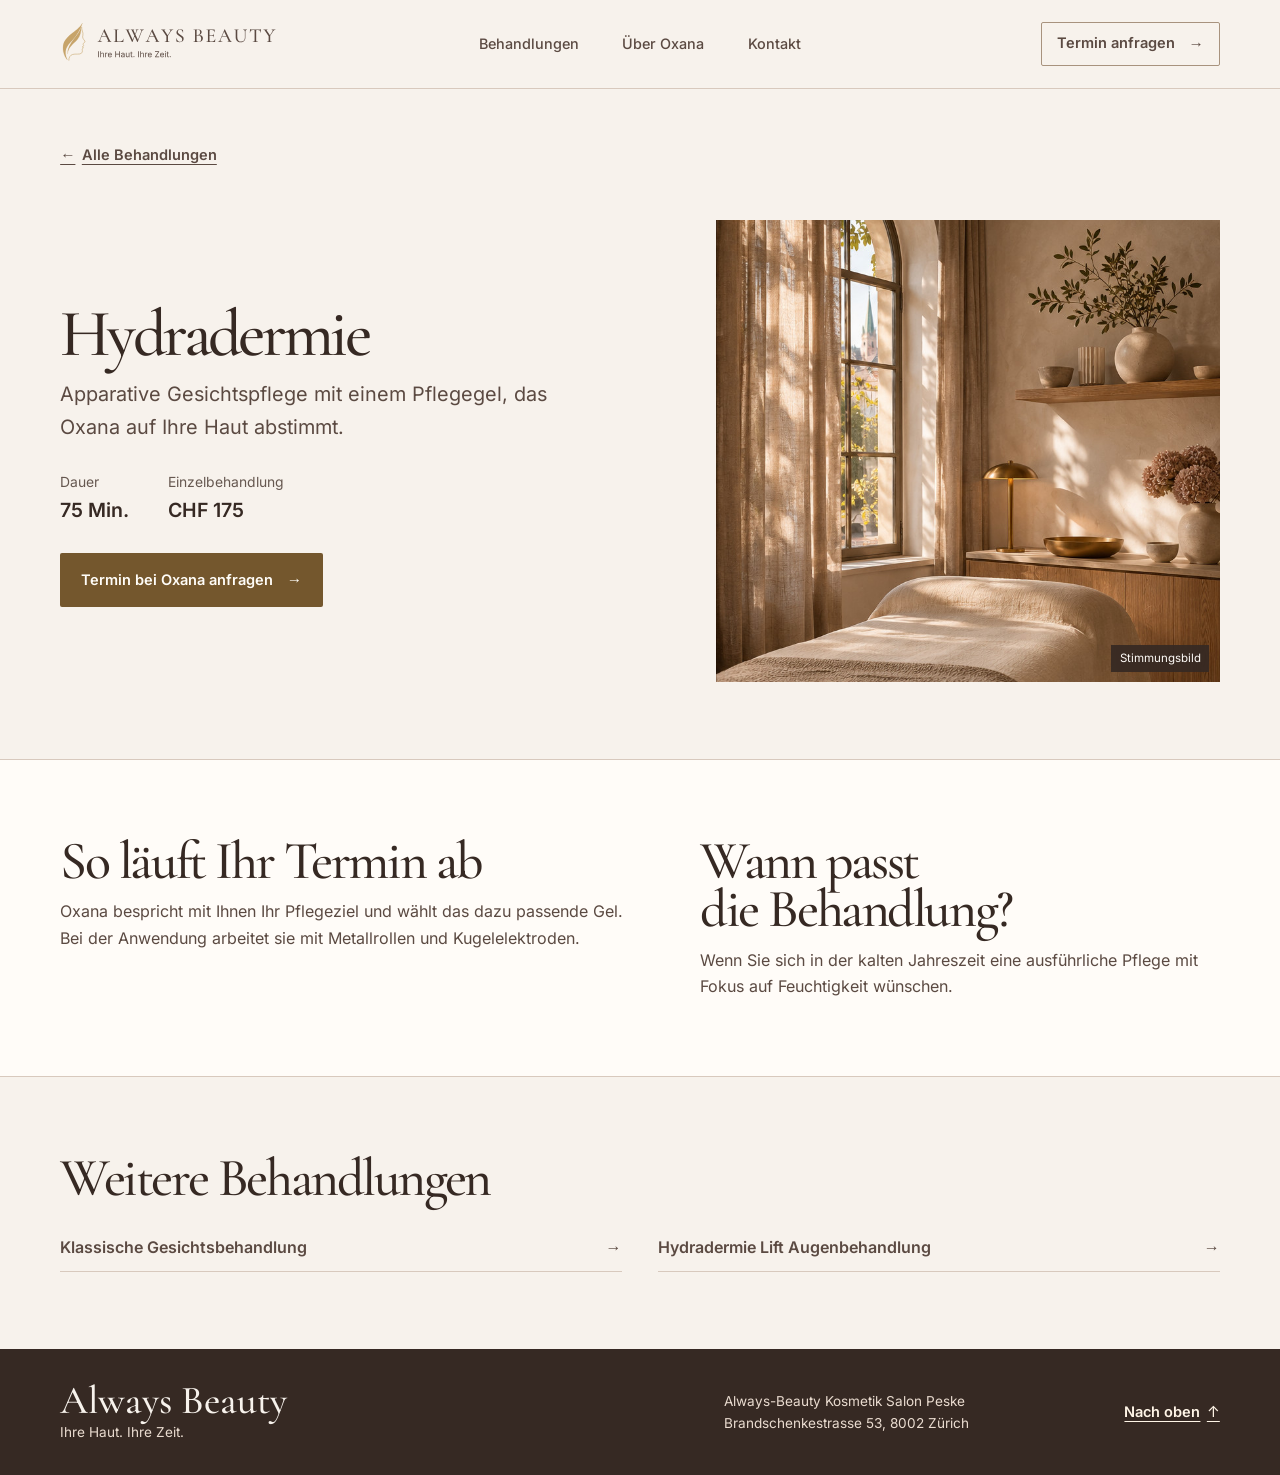
<file: website/behandlungen/hydradermie.html>
<!doctype html>
<html lang="de-CH">
<head>
  <meta charset="utf-8">
  <meta name="viewport" content="width=device-width, initial-scale=1">
  <meta name="description" content="Hydradermie bei Always Beauty in Zürich Enge. Apparative Gesichtspflege mit einem Pflegegel, das Oxana auf Ihre Haut abstimmt.">
  <meta name="theme-color" content="#f7f2ec">
  <title>Hydradermie | Always Beauty Zürich</title>
  <link rel="icon" href="../assets/favicon.png" type="image/png">
  <link rel="stylesheet" href="../styles.css">
  <link rel="stylesheet" href="details.css">
</head>
<body>
  <a class="skip-link" href="#inhalt">Zum Inhalt</a>
  <header class="site-header" id="start">
    <div class="shell site-header__inner">
      <a class="site-logo" href="../index.html" aria-label="Always Beauty, Startseite">
        <img src="../assets/always-beauty-logo.svg" width="410" height="75" alt="Always Beauty">
      </a>
      <nav class="site-nav" aria-label="Hauptnavigation">
        <a href="../index.html#behandlungen">Behandlungen</a>
        <a href="../index.html#oxana">Über Oxana</a>
        <a href="../index.html#kontakt">Kontakt</a>
      </nav>
      <a class="button button--header" href="../index.html?behandlung=hydradermie#termin">Termin anfragen <span aria-hidden="true">→</span></a>
    </div>
  </header>

  <main id="inhalt">
    <nav class="shell detail-return" aria-label="Zur Behandlungsübersicht">
      <a class="text-link" href="../index.html#behandlungen"><span aria-hidden="true">←</span> Alle Behandlungen</a>
    </nav>
    <section class="shell detail-hero" aria-labelledby="detail-heading">
      <div>
        <h1 id="detail-heading">Hydradermie</h1>
        <p class="detail-hero__lead">Apparative Gesichtspflege mit einem Pflegegel, das Oxana auf Ihre Haut abstimmt.</p>
        <dl class="detail-facts">
          <div><dt>Dauer</dt><dd>75 Min.</dd></div>
          <div><dt>Einzelbehandlung</dt><dd>CHF 175</dd></div>
        </dl>
        <a class="button button--primary" href="../index.html?behandlung=hydradermie#termin">Termin bei Oxana anfragen <span aria-hidden="true">→</span></a>
      </div>
      <figure class="detail-hero__photo">
        <img src="../assets/images/studio.jpg" width="768" height="1024" alt="Warmes Licht auf einer Behandlungsliege" fetchpriority="high">
        <figcaption>Stimmungsbild</figcaption>
      </figure>
    </section>

    <section class="detail-copy" aria-labelledby="process-heading">
      <div class="shell detail-copy__layout">
        <div>
          <h2 id="process-heading">So läuft Ihr Termin ab</h2>
          <p>Oxana bespricht mit Ihnen Ihr Pflegeziel und wählt das dazu passende Gel. Bei der Anwendung arbeitet sie mit Metallrollen und Kugelelektroden.</p>
        </div>
        <div>
          <h2>Wann passt die Behandlung?</h2>
          <p>Wenn Sie sich in der kalten Jahreszeit eine ausführliche Pflege mit Fokus auf Feuchtigkeit wünschen.</p>
        </div>
      </div>
    </section>

    <section class="shell detail-related" aria-labelledby="related-heading">
      <h2 id="related-heading">Weitere Behandlungen</h2>
      <ul class="detail-related__list">
        <li><a href="klassische-gesichtsbehandlung.html">Klassische Gesichtsbehandlung <span aria-hidden="true">→</span></a></li>
        <li><a href="hydradermie-lift-augen.html">Hydradermie Lift Augenbehandlung <span aria-hidden="true">→</span></a></li>
      </ul>
    </section>
  </main>

  <footer class="site-footer">
    <div class="shell site-footer__inner">
      <div>
        <a class="site-footer__brand" href="../index.html">Always Beauty</a>
        <p>Ihre Haut. Ihre Zeit.</p>
      </div>
      <p class="site-footer__address">Always-Beauty Kosmetik Salon Peske<br>Brandschenkestrasse 53, 8002 Zürich</p>
      <a class="text-link text-link--light" href="#start">Nach oben <span aria-hidden="true">↑</span></a>
    </div>
  </footer>
</body>
</html>
</file>
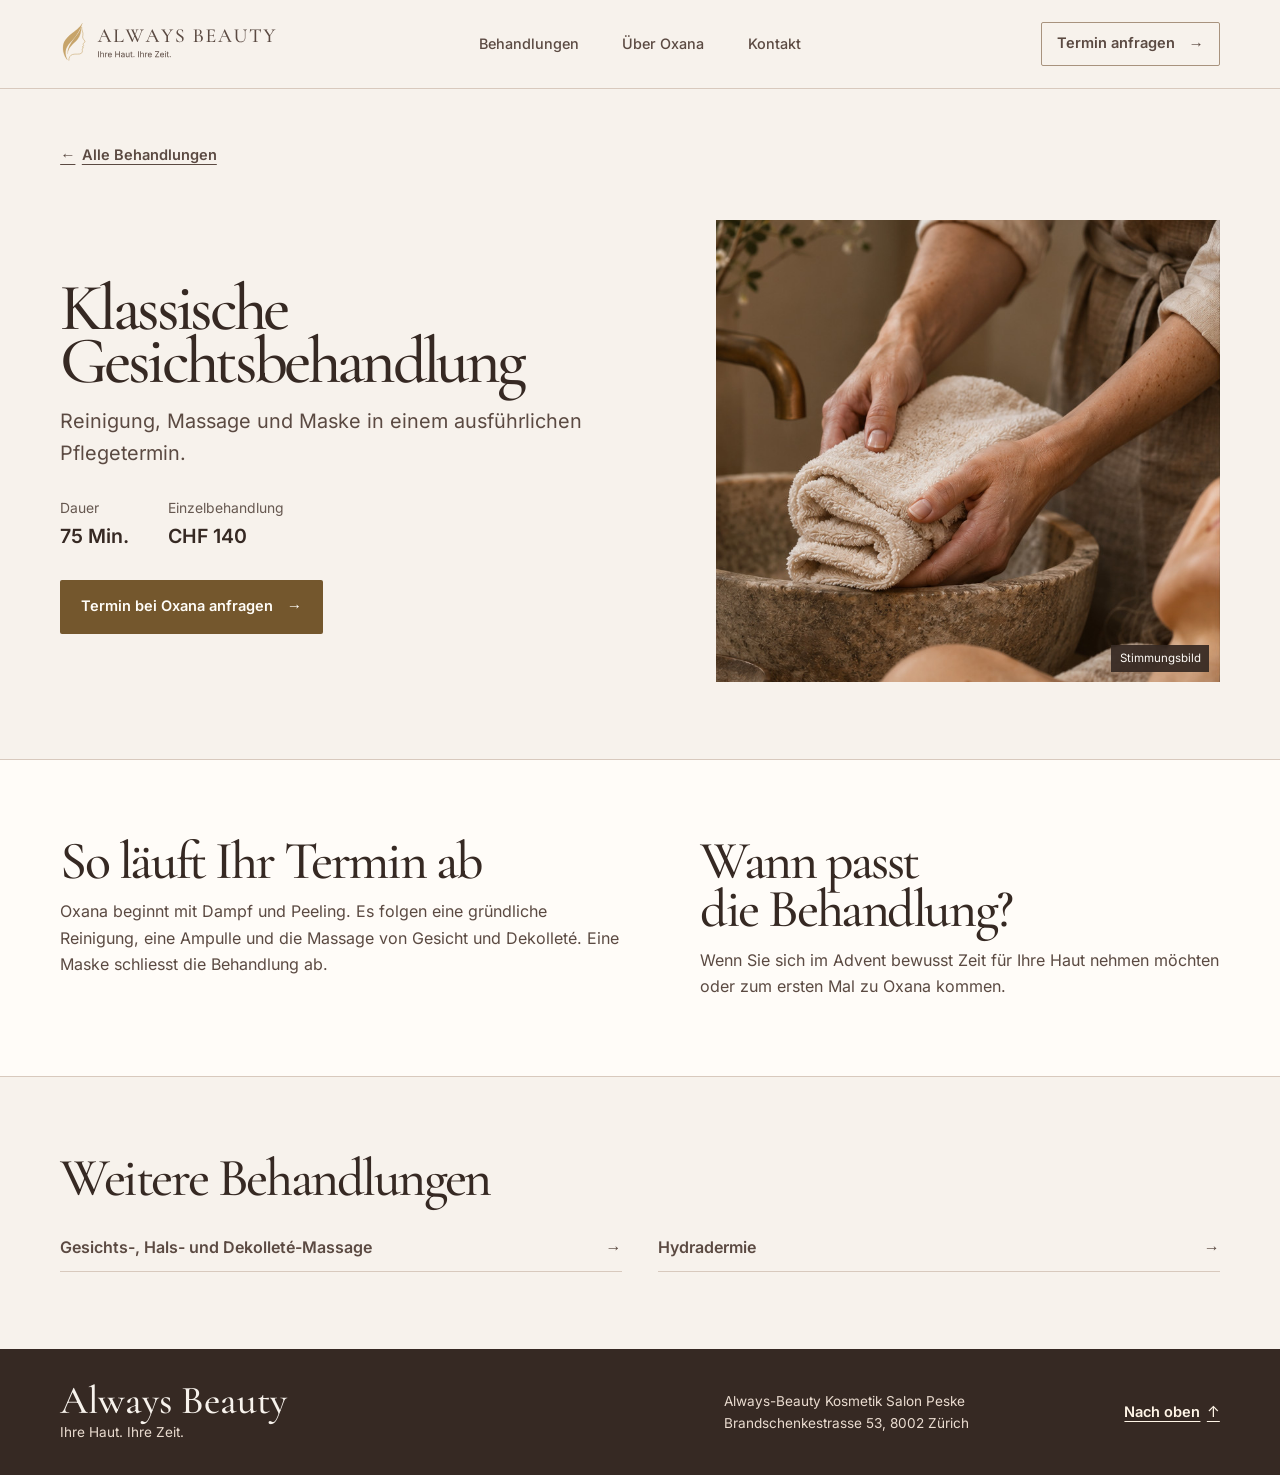
<file: website/behandlungen/klassische-gesichtsbehandlung.html>
<!doctype html>
<html lang="de-CH">
<head>
  <meta charset="utf-8">
  <meta name="viewport" content="width=device-width, initial-scale=1">
  <meta name="description" content="Klassische Gesichtsbehandlung bei Always Beauty in Zürich Enge. Reinigung, Massage und Maske in einem ausführlichen Pflegetermin.">
  <meta name="theme-color" content="#f7f2ec">
  <title>Klassische Gesichtsbehandlung | Always Beauty Zürich</title>
  <link rel="icon" href="../assets/favicon.png" type="image/png">
  <link rel="stylesheet" href="../styles.css">
  <link rel="stylesheet" href="details.css">
</head>
<body>
  <a class="skip-link" href="#inhalt">Zum Inhalt</a>
  <header class="site-header" id="start">
    <div class="shell site-header__inner">
      <a class="site-logo" href="../index.html" aria-label="Always Beauty, Startseite">
        <img src="../assets/always-beauty-logo.svg" width="410" height="75" alt="Always Beauty">
      </a>
      <nav class="site-nav" aria-label="Hauptnavigation">
        <a href="../index.html#behandlungen">Behandlungen</a>
        <a href="../index.html#oxana">Über Oxana</a>
        <a href="../index.html#kontakt">Kontakt</a>
      </nav>
      <a class="button button--header" href="../index.html?behandlung=klassische-gesichtsbehandlung#termin">Termin anfragen <span aria-hidden="true">→</span></a>
    </div>
  </header>

  <main id="inhalt">
    <nav class="shell detail-return" aria-label="Zur Behandlungsübersicht">
      <a class="text-link" href="../index.html#behandlungen"><span aria-hidden="true">←</span> Alle Behandlungen</a>
    </nav>
    <section class="shell detail-hero" aria-labelledby="detail-heading">
      <div>
        <h1 id="detail-heading">Klassische Gesichtsbehandlung</h1>
        <p class="detail-hero__lead">Reinigung, Massage und Maske in einem ausführlichen Pflegetermin.</p>
        <dl class="detail-facts">
          <div><dt>Dauer</dt><dd>75 Min.</dd></div>
          <div><dt>Einzelbehandlung</dt><dd>CHF 140</dd></div>
        </dl>
        <a class="button button--primary" href="../index.html?behandlung=klassische-gesichtsbehandlung#termin">Termin bei Oxana anfragen <span aria-hidden="true">→</span></a>
      </div>
      <figure class="detail-hero__photo">
        <img src="../assets/images/treatment.jpg" width="768" height="1024" alt="Hände mit einem warmen Handtuch" fetchpriority="high">
        <figcaption>Stimmungsbild</figcaption>
      </figure>
    </section>

    <section class="detail-copy" aria-labelledby="process-heading">
      <div class="shell detail-copy__layout">
        <div>
          <h2 id="process-heading">So läuft Ihr Termin ab</h2>
          <p>Oxana beginnt mit Dampf und Peeling. Es folgen eine gründliche Reinigung, eine Ampulle und die Massage von Gesicht und Dekolleté. Eine Maske schliesst die Behandlung ab.</p>
        </div>
        <div>
          <h2>Wann passt die Behandlung?</h2>
          <p>Wenn Sie sich im Advent bewusst Zeit für Ihre Haut nehmen möchten oder zum ersten Mal zu Oxana kommen.</p>
        </div>
      </div>
    </section>

    <section class="shell detail-related" aria-labelledby="related-heading">
      <h2 id="related-heading">Weitere Behandlungen</h2>
      <ul class="detail-related__list">
        <li><a href="gesichts-und-dekollete-massage.html">Gesichts-, Hals- und Dekolleté-Massage <span aria-hidden="true">→</span></a></li>
        <li><a href="hydradermie.html">Hydradermie <span aria-hidden="true">→</span></a></li>
      </ul>
    </section>
  </main>

  <footer class="site-footer">
    <div class="shell site-footer__inner">
      <div>
        <a class="site-footer__brand" href="../index.html">Always Beauty</a>
        <p>Ihre Haut. Ihre Zeit.</p>
      </div>
      <p class="site-footer__address">Always-Beauty Kosmetik Salon Peske<br>Brandschenkestrasse 53, 8002 Zürich</p>
      <a class="text-link text-link--light" href="#start">Nach oben <span aria-hidden="true">↑</span></a>
    </div>
  </footer>
</body>
</html>
</file>
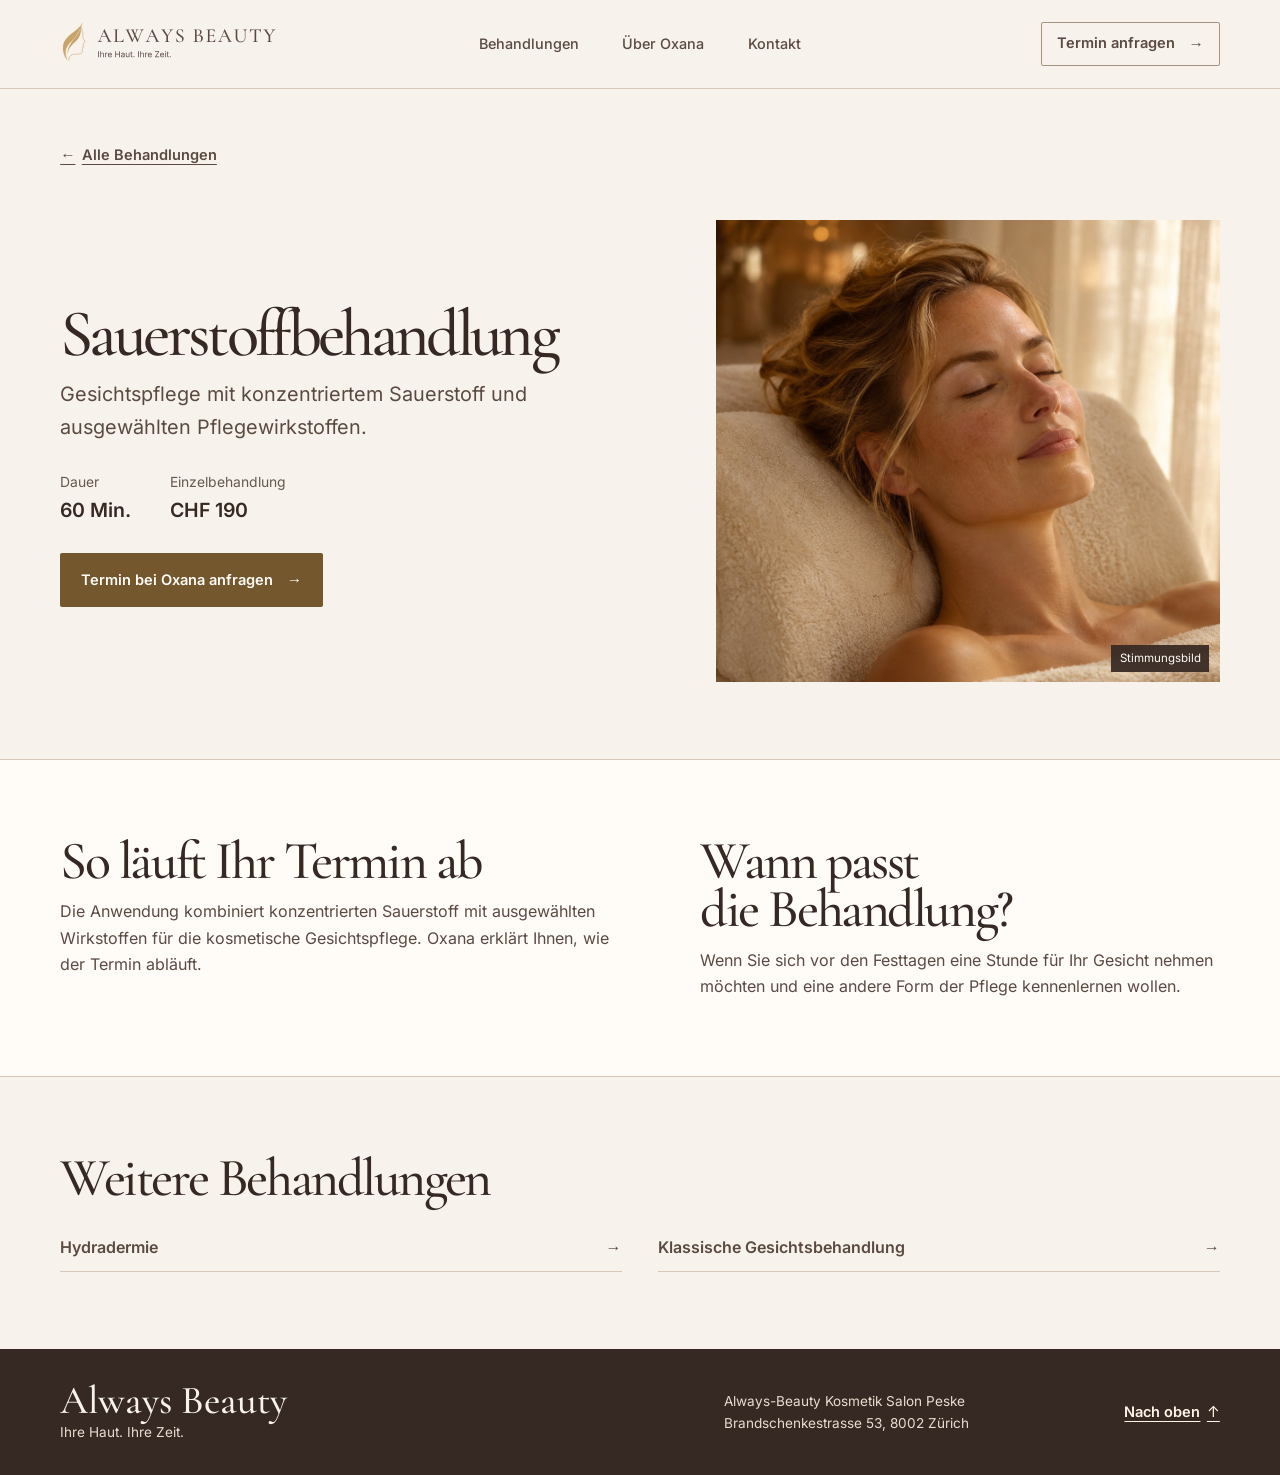
<file: website/behandlungen/sauerstoffbehandlung.html>
<!doctype html>
<html lang="de-CH">
<head>
  <meta charset="utf-8">
  <meta name="viewport" content="width=device-width, initial-scale=1">
  <meta name="description" content="Sauerstoffbehandlung bei Always Beauty in Zürich Enge. Gesichtspflege mit konzentriertem Sauerstoff und ausgewählten Pflegewirkstoffen.">
  <meta name="theme-color" content="#f7f2ec">
  <title>Sauerstoffbehandlung | Always Beauty Zürich</title>
  <link rel="icon" href="../assets/favicon.png" type="image/png">
  <link rel="stylesheet" href="../styles.css">
  <link rel="stylesheet" href="details.css">
</head>
<body>
  <a class="skip-link" href="#inhalt">Zum Inhalt</a>
  <header class="site-header" id="start">
    <div class="shell site-header__inner">
      <a class="site-logo" href="../index.html" aria-label="Always Beauty, Startseite">
        <img src="../assets/always-beauty-logo.svg" width="410" height="75" alt="Always Beauty">
      </a>
      <nav class="site-nav" aria-label="Hauptnavigation">
        <a href="../index.html#behandlungen">Behandlungen</a>
        <a href="../index.html#oxana">Über Oxana</a>
        <a href="../index.html#kontakt">Kontakt</a>
      </nav>
      <a class="button button--header" href="../index.html?behandlung=sauerstoffbehandlung#termin">Termin anfragen <span aria-hidden="true">→</span></a>
    </div>
  </header>

  <main id="inhalt">
    <nav class="shell detail-return" aria-label="Zur Behandlungsübersicht">
      <a class="text-link" href="../index.html#behandlungen"><span aria-hidden="true">←</span> Alle Behandlungen</a>
    </nav>
    <section class="shell detail-hero" aria-labelledby="detail-heading">
      <div>
        <h1 id="detail-heading">Sauerstoffbehandlung</h1>
        <p class="detail-hero__lead">Gesichtspflege mit konzentriertem Sauerstoff und ausgewählten Pflegewirkstoffen.</p>
        <dl class="detail-facts">
          <div><dt>Dauer</dt><dd>60 Min.</dd></div>
          <div><dt>Einzelbehandlung</dt><dd>CHF 190</dd></div>
        </dl>
        <a class="button button--primary" href="../index.html?behandlung=sauerstoffbehandlung#termin">Termin bei Oxana anfragen <span aria-hidden="true">→</span></a>
      </div>
      <figure class="detail-hero__photo">
        <img src="../assets/images/hero.jpg" width="1122" height="1402" alt="Blonde Frau mit geschlossenen Augen auf einem Behandlungskissen" fetchpriority="high">
        <figcaption>Stimmungsbild</figcaption>
      </figure>
    </section>

    <section class="detail-copy" aria-labelledby="process-heading">
      <div class="shell detail-copy__layout">
        <div>
          <h2 id="process-heading">So läuft Ihr Termin ab</h2>
          <p>Die Anwendung kombiniert konzentrierten Sauerstoff mit ausgewählten Wirkstoffen für die kosmetische Gesichtspflege. Oxana erklärt Ihnen, wie der Termin abläuft.</p>
        </div>
        <div>
          <h2>Wann passt die Behandlung?</h2>
          <p>Wenn Sie sich vor den Festtagen eine Stunde für Ihr Gesicht nehmen möchten und eine andere Form der Pflege kennenlernen wollen.</p>
        </div>
      </div>
    </section>

    <section class="shell detail-related" aria-labelledby="related-heading">
      <h2 id="related-heading">Weitere Behandlungen</h2>
      <ul class="detail-related__list">
        <li><a href="hydradermie.html">Hydradermie <span aria-hidden="true">→</span></a></li>
        <li><a href="klassische-gesichtsbehandlung.html">Klassische Gesichtsbehandlung <span aria-hidden="true">→</span></a></li>
      </ul>
    </section>
  </main>

  <footer class="site-footer">
    <div class="shell site-footer__inner">
      <div>
        <a class="site-footer__brand" href="../index.html">Always Beauty</a>
        <p>Ihre Haut. Ihre Zeit.</p>
      </div>
      <p class="site-footer__address">Always-Beauty Kosmetik Salon Peske<br>Brandschenkestrasse 53, 8002 Zürich</p>
      <a class="text-link text-link--light" href="#start">Nach oben <span aria-hidden="true">↑</span></a>
    </div>
  </footer>
</body>
</html>
</file>
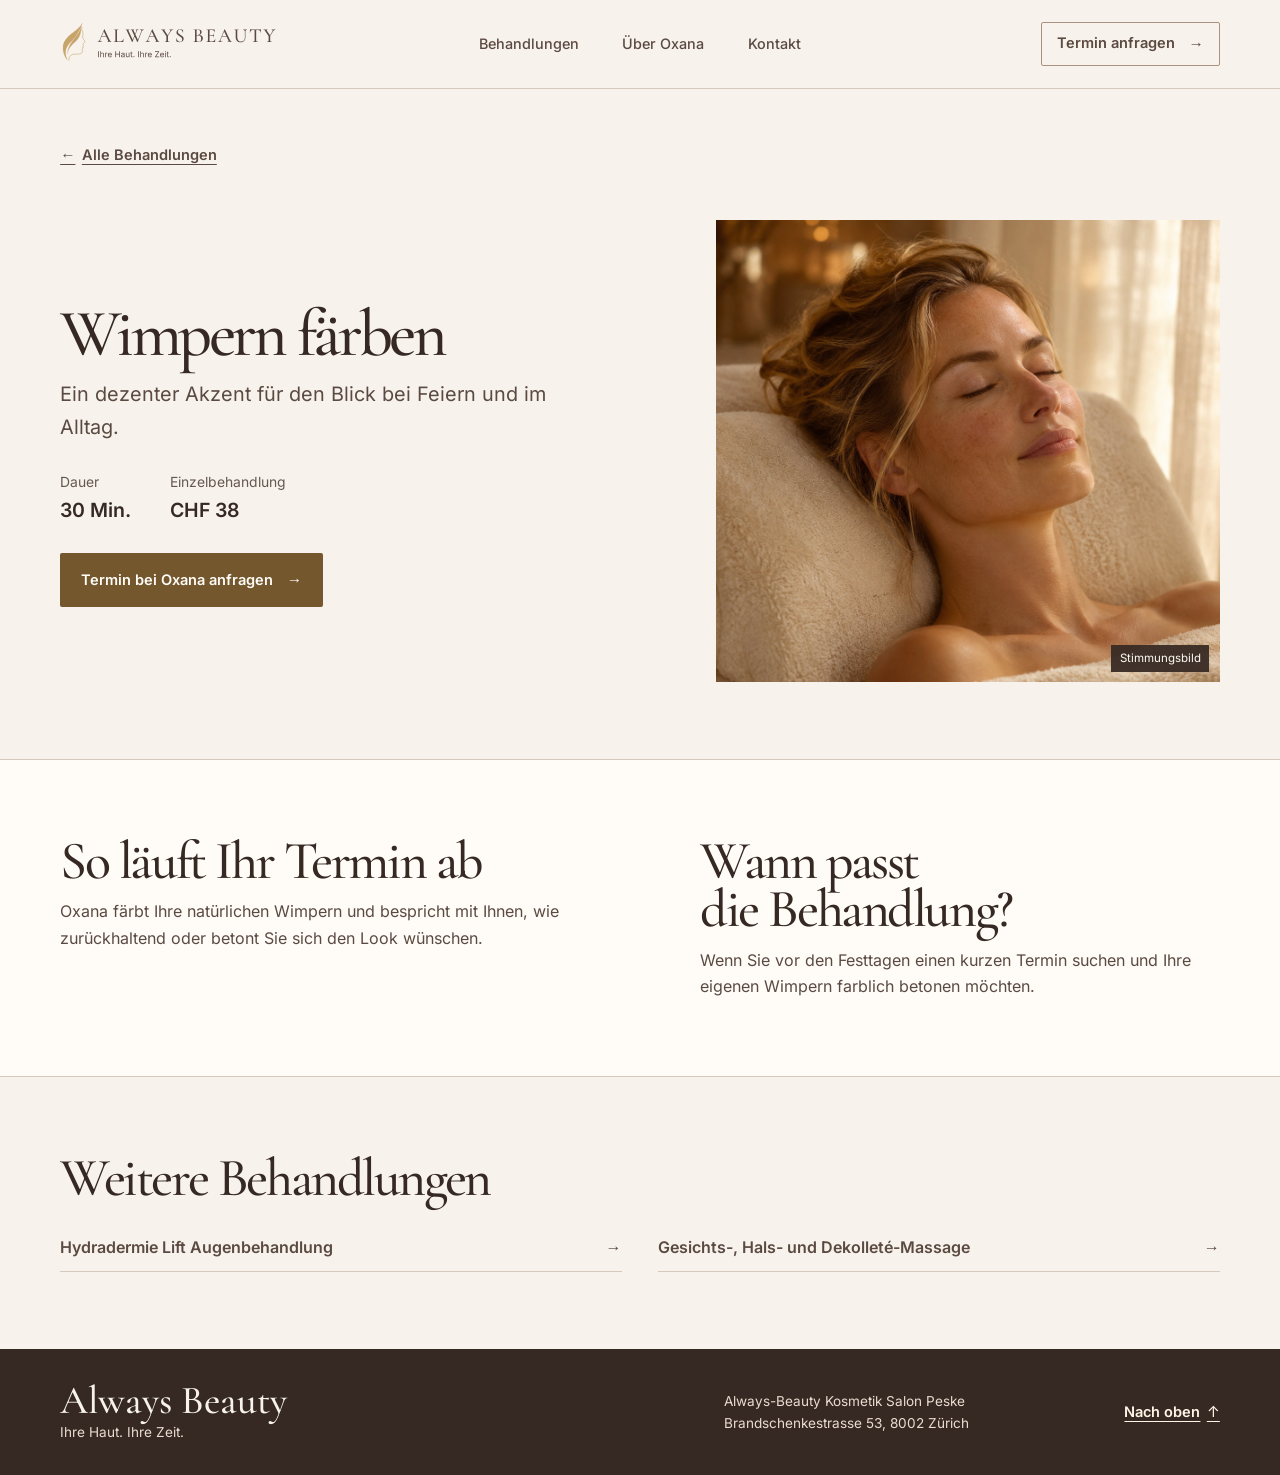
<file: website/behandlungen/wimpern-faerben.html>
<!doctype html>
<html lang="de-CH">
<head>
  <meta charset="utf-8">
  <meta name="viewport" content="width=device-width, initial-scale=1">
  <meta name="description" content="Wimpern färben bei Always Beauty in Zürich Enge. Ein dezenter Akzent für den Blick bei Feiern und im Alltag.">
  <meta name="theme-color" content="#f7f2ec">
  <title>Wimpern färben | Always Beauty Zürich</title>
  <link rel="icon" href="../assets/favicon.png" type="image/png">
  <link rel="stylesheet" href="../styles.css">
  <link rel="stylesheet" href="details.css">
</head>
<body>
  <a class="skip-link" href="#inhalt">Zum Inhalt</a>
  <header class="site-header" id="start">
    <div class="shell site-header__inner">
      <a class="site-logo" href="../index.html" aria-label="Always Beauty, Startseite">
        <img src="../assets/always-beauty-logo.svg" width="410" height="75" alt="Always Beauty">
      </a>
      <nav class="site-nav" aria-label="Hauptnavigation">
        <a href="../index.html#behandlungen">Behandlungen</a>
        <a href="../index.html#oxana">Über Oxana</a>
        <a href="../index.html#kontakt">Kontakt</a>
      </nav>
      <a class="button button--header" href="../index.html?behandlung=wimpern-faerben#termin">Termin anfragen <span aria-hidden="true">→</span></a>
    </div>
  </header>

  <main id="inhalt">
    <nav class="shell detail-return" aria-label="Zur Behandlungsübersicht">
      <a class="text-link" href="../index.html#behandlungen"><span aria-hidden="true">←</span> Alle Behandlungen</a>
    </nav>
    <section class="shell detail-hero" aria-labelledby="detail-heading">
      <div>
        <h1 id="detail-heading">Wimpern färben</h1>
        <p class="detail-hero__lead">Ein dezenter Akzent für den Blick bei Feiern und im Alltag.</p>
        <dl class="detail-facts">
          <div><dt>Dauer</dt><dd>30 Min.</dd></div>
          <div><dt>Einzelbehandlung</dt><dd>CHF 38</dd></div>
        </dl>
        <a class="button button--primary" href="../index.html?behandlung=wimpern-faerben#termin">Termin bei Oxana anfragen <span aria-hidden="true">→</span></a>
      </div>
      <figure class="detail-hero__photo">
        <img src="../assets/images/hero.jpg" width="1122" height="1402" alt="Geschlossene Augen einer blonden Frau im warmen Licht" fetchpriority="high">
        <figcaption>Stimmungsbild</figcaption>
      </figure>
    </section>

    <section class="detail-copy" aria-labelledby="process-heading">
      <div class="shell detail-copy__layout">
        <div>
          <h2 id="process-heading">So läuft Ihr Termin ab</h2>
          <p>Oxana färbt Ihre natürlichen Wimpern und bespricht mit Ihnen, wie zurückhaltend oder betont Sie sich den Look wünschen.</p>
        </div>
        <div>
          <h2>Wann passt die Behandlung?</h2>
          <p>Wenn Sie vor den Festtagen einen kurzen Termin suchen und Ihre eigenen Wimpern farblich betonen möchten.</p>
        </div>
      </div>
    </section>

    <section class="shell detail-related" aria-labelledby="related-heading">
      <h2 id="related-heading">Weitere Behandlungen</h2>
      <ul class="detail-related__list">
        <li><a href="hydradermie-lift-augen.html">Hydradermie Lift Augenbehandlung <span aria-hidden="true">→</span></a></li>
        <li><a href="gesichts-und-dekollete-massage.html">Gesichts-, Hals- und Dekolleté-Massage <span aria-hidden="true">→</span></a></li>
      </ul>
    </section>
  </main>

  <footer class="site-footer">
    <div class="shell site-footer__inner">
      <div>
        <a class="site-footer__brand" href="../index.html">Always Beauty</a>
        <p>Ihre Haut. Ihre Zeit.</p>
      </div>
      <p class="site-footer__address">Always-Beauty Kosmetik Salon Peske<br>Brandschenkestrasse 53, 8002 Zürich</p>
      <a class="text-link text-link--light" href="#start">Nach oben <span aria-hidden="true">↑</span></a>
    </div>
  </footer>
</body>
</html>
</file>
<file: website/styles.css>
@font-face {
  font-family: "Cormorant Garamond";
  src: url("assets/fonts/cormorant-garamond-latin-500-normal.woff2") format("woff2");
  font-style: normal;
  font-weight: 500;
  font-display: swap;
}

@font-face {
  font-family: Inter;
  src: url("assets/fonts/inter-latin-wght-normal.woff2") format("woff2");
  font-style: normal;
  font-weight: 100 900;
  font-display: swap;
}

:root {
  color-scheme: light;
  --ivory: #f7f2ec;
  --cream: #fffcf8;
  --nude: #eee1d7;
  --line: #d8c9bd;
  --mocha: #5b4a42;
  --espresso: #362923;
  --muted: #665850;
  --bronze: #74572d;
  --gold: #c7a46a;
  --display: "Cormorant Garamond", Georgia, serif;
  --body: Inter, "Segoe UI", Arial, sans-serif;
  --gutter: clamp(1.25rem, 4.7vw, 5rem);
  --shell: 86rem;
}

*, *::before, *::after { box-sizing: border-box; }

html {
  background: var(--ivory);
  scroll-behavior: smooth;
  scroll-padding-top: 2rem;
}

body {
  margin: 0;
  color: var(--mocha);
  font-family: var(--body);
  font-size: 1rem;
  line-height: 1.65;
  -webkit-font-smoothing: antialiased;
}

img { display: block; width: 100%; height: auto; }
figure, p, h1, h2, h3, dl, dd { margin: 0; }
address { font-style: normal; }
a { color: inherit; }

:focus-visible {
  outline: 2px solid var(--bronze);
  outline-offset: 5px;
}

::selection { background: #dfc29b; color: var(--espresso); }

.shell {
  width: min(calc(100% - var(--gutter) * 2), var(--shell));
  margin-inline: auto;
}

.skip-link {
  position: fixed;
  top: .75rem;
  left: .75rem;
  z-index: 10;
  padding: .75rem 1rem;
  background: var(--cream);
  color: var(--espresso);
  clip-path: inset(50%);
}

.skip-link:focus { clip-path: none; }

.site-header { border-bottom: 1px solid var(--line); }

.site-header__inner {
  min-height: 5.5rem;
  display: grid;
  grid-template-columns: minmax(0, 1fr) auto minmax(0, 1fr);
  align-items: center;
  gap: clamp(1rem, 3.25vw, 3.75rem);
}

.site-logo {
  width: min(100%, 15rem);
  min-width: 11rem;
  padding-block: .35rem;
}

.site-nav {
  display: flex;
  justify-content: center;
  align-items: center;
  gap: clamp(1.25rem, 3.4vw, 3.25rem);
}

.site-nav a {
  min-height: 2.75rem;
  display: inline-flex;
  align-items: center;
  font-size: .9rem;
  font-weight: 500;
  text-decoration: none;
  white-space: nowrap;
}

.site-nav a:hover { text-decoration: underline; text-underline-offset: .35em; }

.button {
  min-height: 3.375rem;
  display: inline-flex;
  align-items: center;
  justify-content: center;
  gap: .85rem;
  padding: .8rem 1.25rem;
  border: 1px solid transparent;
  border-radius: 2px;
  font-family: var(--body);
  font-size: .91rem;
  font-weight: 600;
  line-height: 1.35;
  text-align: center;
  text-decoration: none;
  cursor: pointer;
  transition: background-color .2s ease, color .2s ease, border-color .2s ease;
}

.button span[aria-hidden="true"],
.text-link span[aria-hidden="true"] {
  flex: 0 0 auto;
  font-size: 1.05em;
  font-weight: 400;
}

.button--header {
  justify-self: end;
  min-height: 2.75rem;
  border-color: #a8937e;
  padding: .625rem .95rem;
  white-space: nowrap;
}

.button--header:hover {
  background: var(--nude);
  border-color: var(--mocha);
}

.button--primary {
  background: var(--bronze);
  color: #fffdf8;
}

.button--primary:hover { background: var(--espresso); }

.text-link {
  display: inline-flex;
  align-items: center;
  gap: .4rem;
  min-height: 2.75rem;
  font-weight: 600;
  font-size: .91rem;
  text-decoration-thickness: 1px;
  text-underline-offset: .26em;
}

.text-link:hover { color: var(--bronze); }

.text-link--light,
.text-link--light:hover { color: #fff5e7; }

.text-link--light:hover { text-decoration-thickness: 2px; }

.hero {
  display: grid;
  grid-template-columns: minmax(0, .93fr) minmax(0, 1.07fr);
  align-items: stretch;
  gap: clamp(2.5rem, 5.25vw, 5.5rem);
  padding-block: clamp(1.7rem, 3.25vw, 3.4rem) clamp(3.25rem, 6vw, 6rem);
}

.hero__content {
  align-self: center;
  padding-block: clamp(1.25rem, 4vw, 4rem);
}

.eyebrow {
  color: var(--bronze);
  font-size: .76rem;
  font-weight: 700;
  letter-spacing: .17em;
  line-height: 1.5;
  text-transform: uppercase;
}

h1, h2, h3 {
  font-family: var(--display);
  color: var(--espresso);
  font-weight: 500;
}

h1 {
  margin-block: .2em .22em;
  font-size: clamp(4.65rem, 8.05vw, 8.15rem);
  letter-spacing: -.055em;
  line-height: .79;
}

h2 {
  font-size: clamp(3.1rem, 5.55vw, 5.9rem);
  letter-spacing: -.045em;
  line-height: .9;
  text-wrap: balance;
}

h3 {
  font-size: clamp(1.9rem, 2.6vw, 2.7rem);
  letter-spacing: -.027em;
  line-height: 1.02;
}

.hero__lead {
  margin-top: clamp(2rem, 4vw, 3.75rem);
  color: var(--espresso);
  font-family: var(--display);
  font-size: clamp(1.9rem, 3.25vw, 3.35rem);
  line-height: .98;
  letter-spacing: -.025em;
}

.hero__description {
  max-width: 30rem;
  margin-top: 1.2rem;
  color: var(--muted);
  font-size: clamp(1rem, 1.28vw, 1.1rem);
}

.hero__actions {
  display: flex;
  align-items: center;
  flex-wrap: wrap;
  gap: .65rem 1.35rem;
  margin-top: 1.85rem;
}

.hero__image {
  position: relative;
  min-height: clamp(32rem, 48.4vw, 47rem);
  overflow: hidden;
  background: #6c4c3c;
}

.hero__image img {
  position: absolute;
  inset: 0;
  height: 100%;
  object-fit: cover;
  object-position: 50% 43%;
}

.hero__image figcaption,
.contact__image figcaption {
  position: absolute;
  right: .75rem;
  bottom: .75rem;
  padding: .3rem .55rem;
  background: #362923;
  color: #fff5e7;
  font-size: .71rem;
  line-height: 1.4;
}

.section {
  padding-block: clamp(4rem, 7.75vw, 8rem);
}

.section-heading {
  display: grid;
  grid-template-columns: minmax(0, 1.2fr) minmax(0, .8fr);
  align-items: end;
  gap: clamp(1.25rem, 4.75vw, 5rem);
  margin-bottom: clamp(2.2rem, 4.5vw, 4.25rem);
}

.section-heading p {
  color: var(--muted);
  max-width: 34rem;
  font-size: clamp(1rem, 1.5vw, 1.15rem);
}

.holiday-gift {
  background: #47342a;
  color: var(--ivory);
}

.holiday-gift__layout {
  display: grid;
  grid-template-columns: minmax(0, 1.05fr) minmax(0, .95fr);
  gap: clamp(2rem, 6vw, 7rem);
  align-items: center;
  padding-block: clamp(2.8rem, 6vw, 6rem);
}

.holiday-gift__content .eyebrow { color: #e0bd8d; }

.holiday-gift__content h2 {
  color: inherit;
  margin-block: .28em .26em;
}

.holiday-gift__content > p:not(.eyebrow) {
  color: #f1e5d9;
  max-width: 33rem;
  margin-bottom: 1.55rem;
}

.button--gift {
  background: #eedbc1;
  color: #38281f;
  border-color: #eedbc1;
}

.button--gift:hover {
  background: var(--cream);
  border-color: var(--cream);
}

.holiday-gift__visual {
  position: relative;
  isolation: isolate;
  display: grid;
  place-items: center;
  overflow: hidden;
  min-height: clamp(14rem, 25vw, 22rem);
  border: 1px solid #a78563;
  background: radial-gradient(ellipse at 36% 15%, #8b6953, #594134 60%, #392a23);
}

.holiday-gift__visual::before {
  position: absolute;
  z-index: -1;
  width: 120%;
  height: clamp(2.7rem, 5.5vw, 4.6rem);
  transform: rotate(31deg);
  background: linear-gradient(180deg, #ac8050 0%, #d8af75 45%, #9a6b43 100%);
  box-shadow: 0 .5rem 1.35rem #23160f66;
  opacity: .86;
  content: "";
}

.holiday-gift__card {
  display: flex;
  flex-direction: column;
  justify-content: space-between;
  width: min(75%, 24rem);
  aspect-ratio: 1.65;
  padding: clamp(1.15rem, 3.3vw, 2.5rem);
  transform: rotate(-7deg);
  background: linear-gradient(145deg, #fff9ef, #e9d6bf);
  box-shadow: 0 1.35rem 2.6rem #28160fb3;
  color: #392820;
}

.holiday-gift__card img {
  width: min(100%, 12.25rem);
  height: auto;
}

.holiday-gift__card p {
  font: 500 clamp(1.5rem, 3.7vw, 2.85rem)/1 var(--display);
}

.treatments {
  background: var(--cream);
  border-top: 1px solid var(--line);
}

.treatments__layout {
  display: grid;
  grid-template-columns: minmax(0, .98fr) minmax(0, 1.02fr);
  gap: clamp(2rem, 6.4vw, 6.5rem);
  align-items: stretch;
}

.treatments__image {
  position: relative;
  min-height: 32rem;
  overflow: hidden;
  background: #a07965;
}

.treatments__image img {
  position: absolute;
  inset: 0;
  height: 100%;
  object-fit: cover;
  object-position: 50% 48%;
}

.treatments__list { border-top: 1px solid var(--line); }

.treatment {
  padding-block: clamp(1.05rem, 1.75vw, 1.7rem);
  border-bottom: 1px solid var(--line);
}

.treatment h3 a {
  display: flex;
  justify-content: space-between;
  align-items: center;
  gap: .9rem;
  min-height: 2.75rem;
  text-decoration: none;
}

.treatment h3 a:hover {
  text-decoration: underline;
  text-underline-offset: .14em;
  text-decoration-thickness: 1px;
}

.treatment h3 a span {
  color: var(--bronze);
  font: 400 1.05rem/1 var(--body);
}

.treatment p {
  margin-top: .38rem;
  color: var(--muted);
  max-width: 36rem;
}


.treatment .treatment__meta {
  color: var(--bronze);
  font-size: .9rem;
  font-weight: 600;
  font-variant-numeric: tabular-nums;
}

.profile {
  background: var(--espresso);
  color: #eadcd0;
  padding-block: clamp(4.3rem, 8.6vw, 8.2rem);
}

.profile__layout {
  display: grid;
  grid-template-columns: minmax(0, .85fr) minmax(0, 1.15fr);
  gap: clamp(2.3rem, 8vw, 9.5rem);
  align-items: center;
}

.profile .eyebrow { color: #dabb8a; }
.profile h2 { color: var(--ivory); margin-block: .25em .24em; }

.profile__message {
  border-left: 1px solid #9c7a57;
  padding-left: clamp(1.6rem, 4.2vw, 4.25rem);
}

.profile__statement {
  color: #fff6e9;
  font-family: var(--display);
  font-size: clamp(2.2rem, 3.65vw, 3.7rem);
  letter-spacing: -.03em;
  line-height: 1;
  margin-bottom: 1.2rem;
}

.profile__message .text-link { margin-top: .9rem; }
.profile :focus-visible, .site-footer :focus-visible { outline-color: #e9c891; }

.first-visit { background: var(--ivory); }

.visit-steps {
  list-style: none;
  display: grid;
  grid-template-columns: repeat(3, minmax(0, 1fr));
  gap: clamp(1.5rem, 4vw, 4.5rem);
  margin: 0;
  padding: 0;
}

.visit-steps li {
  border-top: 1px solid #b39162;
  padding-top: 1.35rem;
}

.visit-steps p { margin-top: .65rem; color: var(--muted); }

.appointment {
  background: var(--nude);
  border-block: 1px solid var(--line);
}

.appointment__layout {
  display: grid;
  grid-template-columns: minmax(0, .92fr) minmax(0, 1.08fr);
  gap: clamp(2rem, 5.25vw, 6rem);
  align-items: start;
}

.appointment__intro h2 { text-wrap: pretty; }
.appointment__intro p { margin-top: 1.3rem; max-width: 30rem; }
.appointment__intro .text-link { margin-top: .95rem; }

#appointment-form {
  background: var(--cream);
  padding: clamp(1.25rem, 3.5vw, 3rem);
  border: 1px solid var(--line);
}

#appointment-form form { display: grid; gap: 1.15rem; }

#appointment-form .form-grid {
  display: grid;
  grid-template-columns: repeat(2, minmax(0, 1fr));
  gap: .95rem 1rem;
}

#appointment-form .form-field--full { grid-column: 1 / -1; }

#appointment-form label,
#appointment-form .form-field {
  display: block;
  color: var(--espresso);
  font-weight: 600;
  font-size: .91rem;
}

#appointment-form input,
#appointment-form select,
#appointment-form textarea {
  display: block;
  width: 100%;
  min-height: 3rem;
  margin-top: .35rem;
  padding: .64rem .7rem;
  border: 1px solid #a99b90;
  border-radius: 2px;
  background: #fffdfa;
  color: var(--espresso);
  font: 400 1rem/1.4 var(--body);
}

#appointment-form textarea { min-height: 6.75rem; resize: vertical; }
#appointment-form textarea::placeholder, #appointment-form input::placeholder { color: #6c615b; }

#appointment-form .form-hint,
#appointment-form .form-status {
  color: var(--muted);
  font-size: .875rem;
  font-weight: 400;
  line-height: 1.5;
}

#appointment-form .form-actions {
  display: flex;
  align-items: flex-start;
  flex-direction: column;
  gap: .65rem;
}

#appointment-form .form-status:empty { display: none; }
#appointment-form .form-status:not(:empty) {
  padding: .65rem .85rem;
  border-left: 2px solid var(--bronze);
  background: var(--ivory);
}

.contact { background: var(--cream); }

.contact__layout {
  display: grid;
  grid-template-columns: minmax(0, .8fr) minmax(0, 1.2fr);
  gap: clamp(2rem, 7vw, 7rem);
  align-items: stretch;
}

.contact__content { align-self: center; }
.contact__content address { margin-top: 1.5rem; line-height: 1.55; }

.contact__hours {
  display: grid;
  grid-template-columns: max-content auto;
  gap: .3rem .85rem;
  margin-top: 1.2rem;
  font-size: .92rem;
}

.contact__hours dd { color: var(--muted); }
.contact__links { display: flex; flex-wrap: wrap; gap: 0 1rem; margin-top: 1.25rem; }

.contact__image {
  position: relative;
  min-height: clamp(19rem, 32vw, 32rem);
  overflow: hidden;
  background: #93715e;
}

.contact__image img {
  position: absolute;
  inset: 0;
  height: 100%;
  object-fit: cover;
  object-position: center;
}

.site-footer {
  background: var(--espresso);
  color: #eadcd0;
  padding-block: 2rem;
}

.site-footer__inner {
  display: grid;
  grid-template-columns: minmax(0, 1fr) minmax(0, 1fr) auto;
  align-items: center;
  gap: 1.5rem;
}

.site-footer__brand {
  color: var(--ivory);
  font-family: var(--display);
  font-size: clamp(1.75rem, 3.1vw, 2.9rem);
  line-height: 1;
  text-decoration: none;
}

.site-footer p { font-size: .85rem; }
.site-footer__address { justify-self: center; }

@media (max-width: 70rem) {
  .hero { gap: clamp(1.7rem, 4.25vw, 3.75rem); }
  .hero__actions .button { padding-inline: .9rem; }
  .site-header__inner { gap: 1rem; }
}

@media (max-width: 53rem) {
  .site-header__inner {
    grid-template-columns: minmax(0, 1fr) auto;
    min-height: auto;
    gap: 0 1rem;
    padding-block: .6rem .35rem;
  }

  .site-nav {
    grid-column: 1 / -1;
    grid-row: 2;
    justify-content: flex-start;
    gap: 1.35rem;
  }

  .site-header .button { grid-column: 2; grid-row: 1; }
  .hero { gap: 1.65rem; }
  .hero__image { min-height: 28rem; }
  .hero__lead { margin-top: 1.85rem; }
  .hero__actions { margin-top: 1.35rem; }
  .hero__content { padding-block: 1.2rem; }
  .contact__hours { grid-template-columns: 1fr; }
  .contact__hours dd + dt { margin-top: .25rem; }
}

@media (max-width: 43rem) {

  .holiday-gift__layout { grid-template-columns: minmax(0, 1fr); }
  .holiday-gift__visual { min-height: clamp(14rem, 55vw, 19rem); }
  .holiday-gift__card { width: min(72%, 20rem); }

  .hero,
  .section-heading,
  .treatments__layout,
  .profile__layout,
  .appointment__layout,
  .contact__layout {
    grid-template-columns: minmax(0, 1fr);
  }

  .hero {
    gap: 1.65rem;
    padding-block: 1.85rem 3.3rem;
  }

  .hero__content { padding: .3rem 0 0; }
  h1 { font-size: clamp(4.6rem, 14.5vw, 7rem); }
  h2 { font-size: clamp(3.1rem, 11vw, 4.4rem); }
  .hero__lead { font-size: clamp(1.92rem, 6.7vw, 2.75rem); }
  .hero__break { display: none; }
  .hero__description { margin-top: .8rem; }
  .hero__actions { margin-top: 1.3rem; gap: .35rem .9rem; }
  .hero__image { min-height: auto; aspect-ratio: 6 / 7; }
  .hero__image img { object-position: 50% 40%; }

  .section-heading { gap: .95rem; }
  .treatments__image { min-height: auto; aspect-ratio: 1.3; }
  .treatments__layout { gap: 1.8rem; }
  .treatment { padding-block: 1.05rem; }

  .profile__layout { gap: 1.85rem; }
  .profile__message { padding-left: 1.15rem; }
  .profile__break { display: none; }

  .visit-steps { grid-template-columns: minmax(0, 1fr); gap: 1.45rem; }
  .visit-steps li { padding-top: .95rem; }

  .contact__hours { grid-template-columns: auto max-content; }
  .contact__hours dd + dt { margin-top: 0; }
  .contact__layout { gap: 1.6rem; }
  .contact__image { min-height: 15rem; }

  .site-footer__inner { grid-template-columns: minmax(0, 1fr) auto; gap: 1rem; }
  .site-footer__address { grid-row: 2; justify-self: start; }
  .site-footer .text-link { grid-column: 2; grid-row: 1; }
}

@media (max-width: 27rem) {
  .site-logo { min-width: 0; width: min(100%, 11.1rem); }
  .button--header { gap: .35rem; padding-inline: .58rem; font-size: .77rem; }
  .site-nav { justify-content: space-between; gap: .55rem; }
  .site-nav a { font-size: .82rem; }
  .hero__actions .button { padding-inline: .9rem; }
  #appointment-form .form-grid { grid-template-columns: minmax(0, 1fr); }
  .contact__hours { grid-template-columns: 1fr; }
  .contact__hours dd + dt { margin-top: .25rem; }
}

@media (prefers-reduced-motion: reduce) {
  html { scroll-behavior: auto; }
  *, *::before, *::after { transition-duration: .01ms !important; }
}
</file>
<file: website/behandlungen/details.css>
.detail-return {
  margin-block: clamp(1.45rem, 3.4vw, 3.1rem);
}

.detail-hero {
  display: grid;
  grid-template-columns: minmax(0, 1.08fr) minmax(0, .92fr);
  align-items: center;
  gap: clamp(1.8rem, 5vw, 6rem);
  padding-bottom: clamp(2.7rem, 6vw, 6rem);
}

.detail-hero h1 {
  font-size: clamp(2.9rem, 5.2vw, 5.5rem);
  overflow-wrap: anywhere;
}

.detail-hero__lead {
  max-width: 33rem;
  margin-top: 1.1rem;
  font-size: clamp(1.03rem, 1.75vw, 1.24rem);
}

.detail-facts {
  display: flex;
  flex-wrap: wrap;
  gap: 1.25rem 2.4rem;
  margin-block: 1.7rem;
}

.detail-facts dt {
  color: var(--muted);
  font-size: .87rem;
}

.detail-facts dd {
  color: var(--espresso);
  font-size: 1.22rem;
  font-weight: 600;
}

.detail-hero__photo {
  position: relative;
  background: var(--nude);
}

.detail-hero__photo img {
  aspect-ratio: 1.09;
  object-fit: cover;
  object-position: 50% 43%;
}

.detail-hero__photo figcaption {
  position: absolute;
  inset: auto .65rem .65rem auto;
  padding: .24rem .55rem;
  background: #362923ed;
  color: var(--cream);
  font-size: .72rem;
}

.detail-copy {
  padding-block: clamp(2.6rem, 6vw, 5.9rem);
  border-block: 1px solid var(--line);
  background: var(--cream);
}

.detail-copy__layout {
  display: grid;
  grid-template-columns: minmax(0, 1.04fr) minmax(0, .96fr);
  gap: clamp(2.2rem, 6vw, 6.5rem);
}

.detail-copy h2,
.detail-related h2 {
  font-size: clamp(2.35rem, 4.2vw, 3.85rem);
}

.detail-copy p { max-width: 39rem; margin-top: .8rem; }

.detail-related {
  padding-block: clamp(2.6rem, 6vw, 5.9rem);
}

.detail-related__list {
  display: grid;
  grid-template-columns: repeat(2, minmax(0, 1fr));
  gap: .85rem 2.3rem;
  padding: 0;
  margin: 1.25rem 0 0;
  list-style: none;
}

.detail-related__list a {
  display: flex;
  justify-content: space-between;
  gap: .85rem;
  align-items: center;
  min-height: 3rem;
  padding-block: .7rem;
  border-bottom: 1px solid var(--line);
  font-weight: 600;
  text-decoration: none;
}

.detail-related__list a:hover { text-decoration: underline; }

@media (max-width: 43rem) {
  .detail-hero, .detail-copy__layout, .detail-related__list { grid-template-columns: minmax(0, 1fr); }
  .detail-hero__photo img { aspect-ratio: 1.23; }
}
</file>
